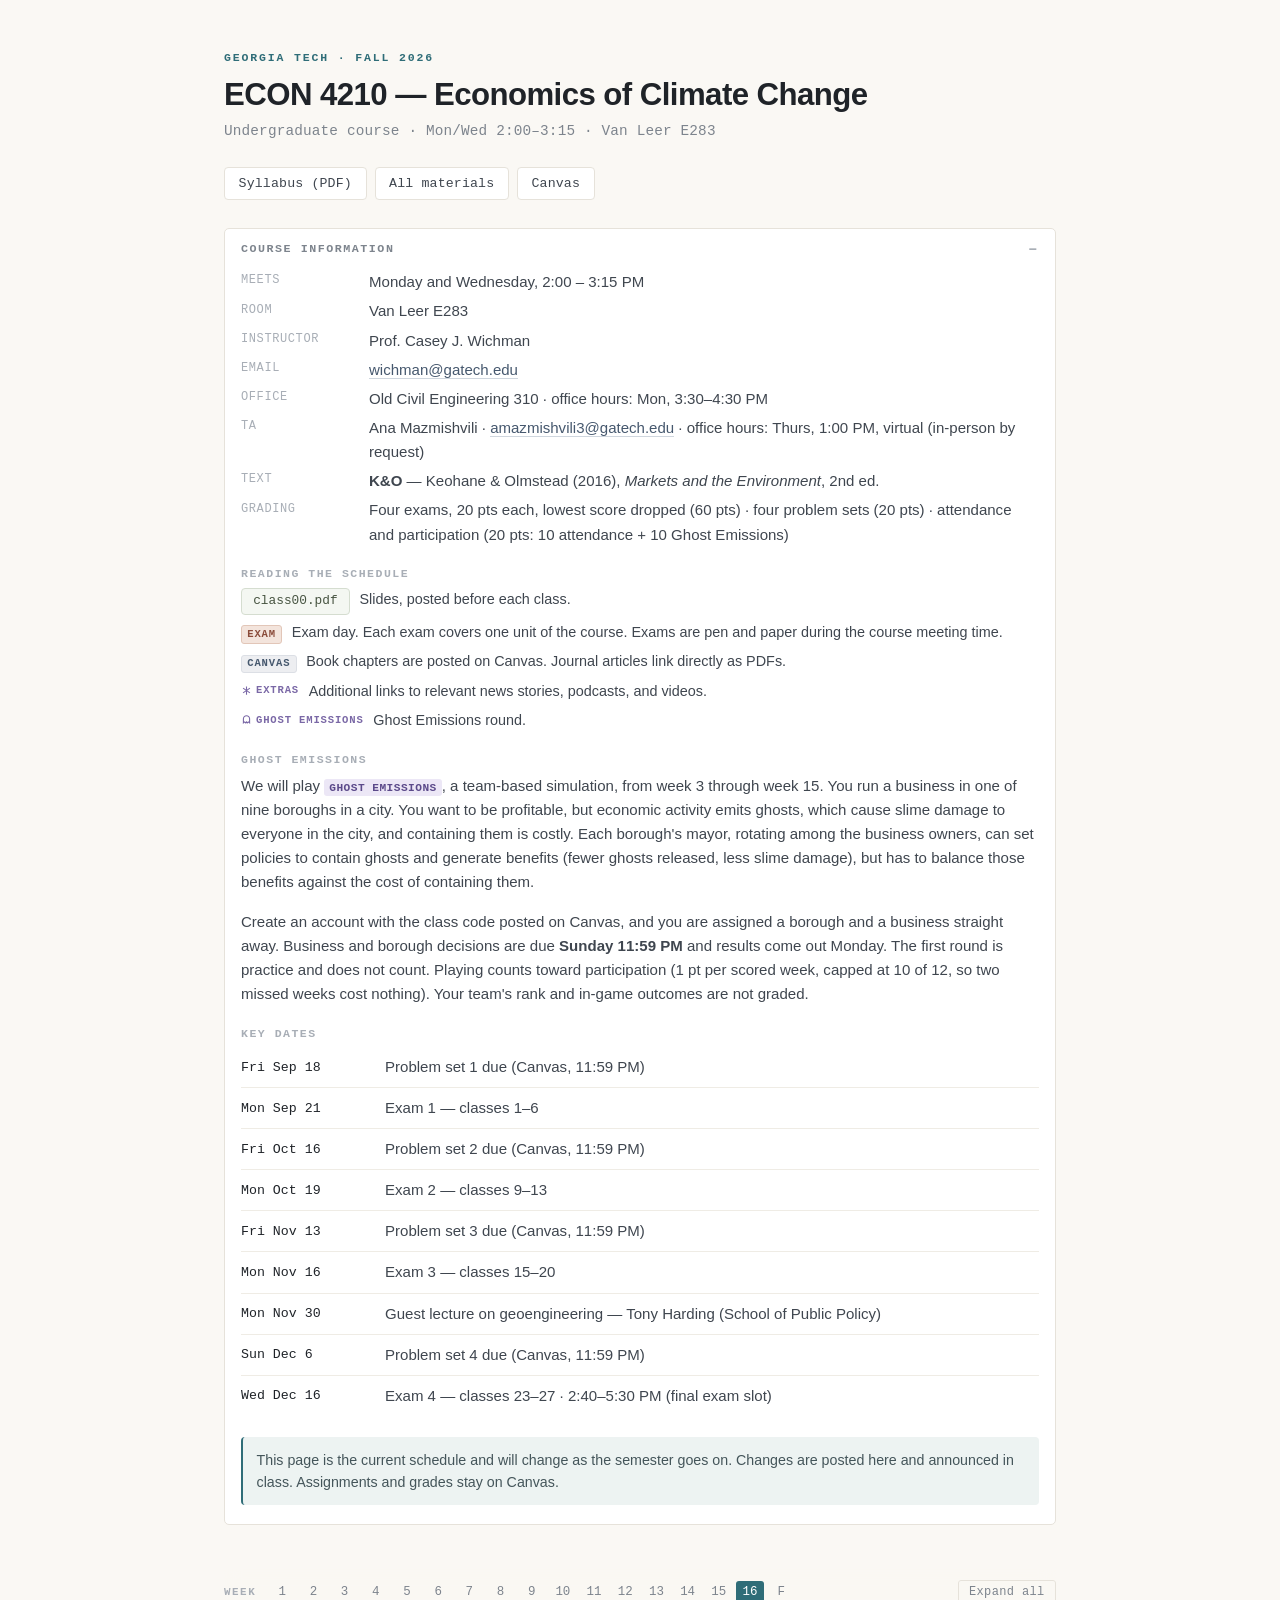
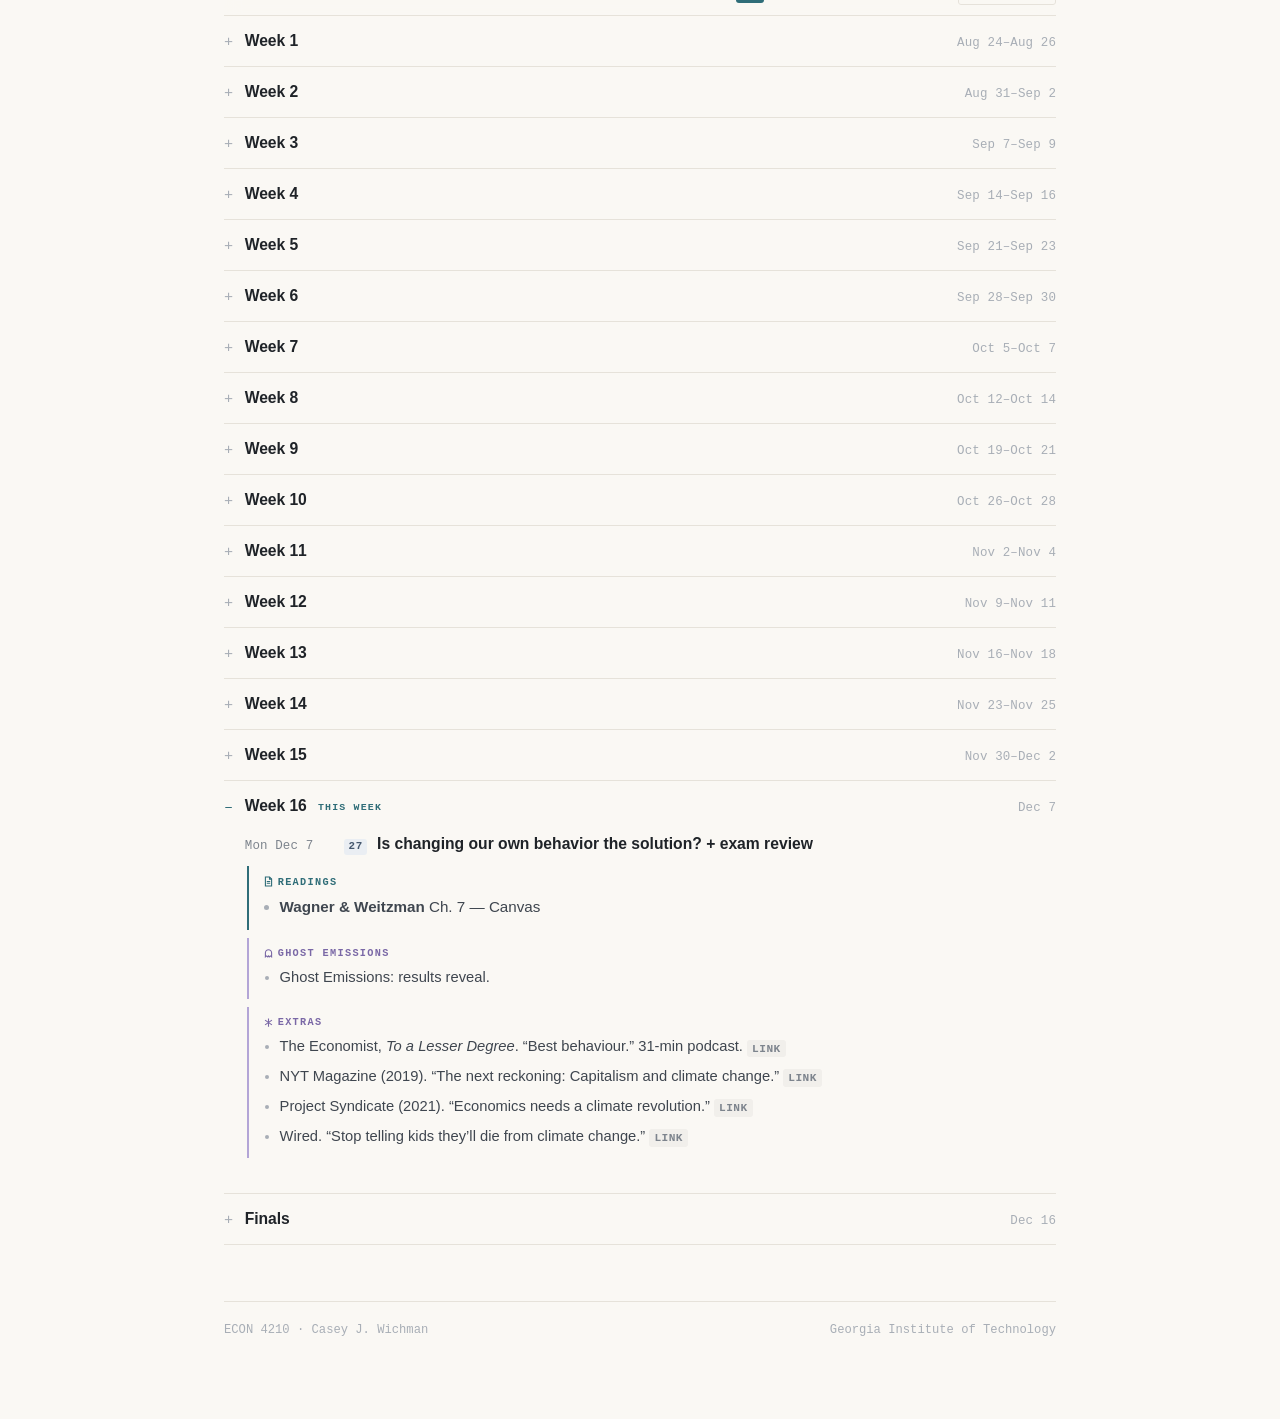
<file: index.html>
<!DOCTYPE html>
<html lang="en">
<head>
<meta charset="utf-8">
<meta name="viewport" content="width=device-width, initial-scale=1">
<title>ECON 4210 — Economics of Climate Change</title>
<meta name="description" content="ECON 4210, Economics of Climate Change. Georgia Institute of Technology, Fall 2026.">
<link rel="stylesheet" href="style.css">
</head>
<body>

<svg width="0" height="0" style="position:absolute" aria-hidden="true">
  <symbol id="i-slides" viewBox="0 0 16 16">
    <rect x="1.5" y="2.5" width="13" height="9" rx="1"/><path d="M8 11.5v2M5.5 13.5h5"/>
  </symbol>
  <symbol id="i-paper" viewBox="0 0 16 16">
    <path d="M3.5 1.5h6l3 3v10h-9z"/><path d="M9.5 1.5v3h3M5.5 8h5M5.5 10.5h5"/>
  </symbol>
  <symbol id="i-extra" viewBox="0 0 16 16">
    <path d="M8 2v12M3 4.5l10 7M13 4.5l-10 7"/>
  </symbol>
  <symbol id="i-app" viewBox="0 0 16 16">
    <rect x="1.5" y="2.5" width="13" height="11" rx="1"/><path d="M4 11l2.5-3 2 2 3.5-4.5"/>
  </symbol>
  <symbol id="i-ghost" viewBox="0 0 16 16">
    <path d="M8 2.5c-2.5 0-4.5 2-4.5 4.5v6l1.8-1.5 1.6 1.5L8 11.5l1.1 1.5 1.6-1.5 1.8 1.5V7c0-2.5-2-4.5-4.5-4.5z"/><path d="M6.3 7h.01M9.7 7h.01"/>
  </symbol>
</svg>

<div class="wrap">

<header>
  <p class="eyebrow">Georgia Tech &middot; Fall 2026</p>
  <h1>ECON 4210 — Economics of Climate Change</h1>
  <p class="sub">Undergraduate course &middot; Mon/Wed 2:00–3:15 &middot; Van Leer E283</p>

  <p class="docs">
    <a href="econ4210_fall2026_syllabus.pdf" target="_blank" rel="noopener">Syllabus (PDF)</a>
    <a href="materials.html" target="_blank" rel="noopener">All materials</a>
    <a href="https://gatech.instructure.com/courses/546640" target="_blank" rel="noopener">Canvas</a>
  </p>
</header>

<details class="info" open>
  <summary>Course information</summary>
  <div class="panel">

    <dl class="facts">
      <dt>Meets</dt>      <dd>Monday and Wednesday, 2:00 – 3:15 PM</dd>
      <dt>Room</dt>       <dd>Van Leer E283</dd>
      <dt>Instructor</dt> <dd>Prof. Casey J. Wichman</dd>
      <dt>Email</dt>      <dd><a href="mailto:wichman@gatech.edu">wichman@gatech.edu</a></dd>
      <dt>Office</dt>     <dd>Old Civil Engineering 310 &middot; office hours: Mon, 3:30&ndash;4:30 PM</dd>
      <dt>TA</dt>         <dd>Ana Mazmishvili &middot; <a href="mailto:amazmishvili3@gatech.edu">amazmishvili3@gatech.edu</a> &middot;
                              office hours: Thurs, 1:00 PM, virtual (in-person by request)</dd>
      <dt>Text</dt>       <dd><strong>K&amp;O</strong> — Keohane &amp; Olmstead (2016),
                              <em>Markets and the Environment</em>, 2nd ed.</dd>
      <dt>Grading</dt>    <dd>Four exams, 20 pts each, lowest score dropped (60 pts) &middot;
                              four problem sets (20 pts) &middot; attendance and participation
                              (20 pts: 10 attendance + 10 Ghost Emissions)</dd>
    </dl>

    <h4>Reading the schedule</h4>
    <ul class="keyed">
      <li><a class="chip" href="#">class00.pdf</a>
          <span>Slides, posted before each class.</span></li>
      <li><span class="badge exam">exam</span>
          <span>Exam day. Each exam covers one unit of the course. Exams are pen and paper during the course meeting time.</span></li>
      <li><a class="badge disc" href="https://gatech.instructure.com/courses/546640" target="_blank" rel="noopener">canvas</a>
          <span>Book chapters are posted on Canvas. Journal articles link directly as PDFs.</span></li>
      <li><span class="tag legend-extras"><svg class="ic"><use href="#i-extra"/></svg>extras</span>
          <span>Additional links to relevant news stories, podcasts, and videos.</span></li>
      <li><a class="tag legend-game" href="https://www.caseyjwichman.com/econ4210/ghost-emissions/" target="_blank" rel="noopener"><svg class="ic"><use href="#i-ghost"/></svg>ghost emissions</a>
          <span>Ghost Emissions round.</span></li>
    </ul>

    <h4>Ghost Emissions</h4>
    <p class="gamenote">
      We will play <a class="ext" href="https://www.caseyjwichman.com/econ4210/ghost-emissions/" target="_blank" rel="noopener">Ghost
      Emissions</a>, a team-based simulation, from week 3 through week 15. You run a business in
      one of nine boroughs in a city. You want to be profitable, but economic activity emits
      ghosts, which cause slime damage to everyone in the city, and containing them is costly.
      Each borough's mayor, rotating among the business owners, can set policies to contain
      ghosts and generate benefits (fewer ghosts released, less slime damage), but has to
      balance those benefits against the cost of containing them.
    </p>
    <p class="gamenote">
      Create an account with the class code posted on Canvas, and you are assigned a borough and
      a business straight away. Business and borough decisions are due <strong>Sunday 11:59
      PM</strong> and results come out Monday. The first round is practice and does not count.
      Playing counts toward participation (1 pt per scored week, capped at 10 of 12, so two
      missed weeks cost nothing). Your team's rank and in-game outcomes are not graded.
    </p>

    <h4>Key dates</h4>
    <table class="deadlines">
      <tr><td>Fri Sep 18</td><td>Problem set 1 due (Canvas, 11:59 PM)</td></tr>
      <tr><td>Mon Sep 21</td><td>Exam 1 — classes 1–6</td></tr>
      <tr><td>Fri Oct 16</td><td>Problem set 2 due (Canvas, 11:59 PM)</td></tr>
      <tr><td>Mon Oct 19</td><td>Exam 2 — classes 9–13</td></tr>
      <tr><td>Fri Nov 13</td><td>Problem set 3 due (Canvas, 11:59 PM)</td></tr>
      <tr><td>Mon Nov 16</td><td>Exam 3 — classes 15–20</td></tr>
      <tr><td>Mon Nov 30</td><td>Guest lecture on geoengineering — Tony Harding (School of Public Policy)</td></tr>
      <tr><td>Sun Dec 6</td><td>Problem set 4 due (Canvas, 11:59 PM)</td></tr>
      <tr><td>Wed Dec 16</td><td>Exam 4 — classes 23–27 · 2:40–5:30 PM (final exam slot)</td></tr>
    </table>

    <p class="notice">
      This page is the current schedule and will change as the semester goes on.
      Changes are posted here and announced in class. Assignments and grades stay
      on Canvas.
    </p>

  </div>
</details>


<nav class="weeknav">
  <span class="lbl">Week</span>
  <a href="#week1">1</a> <a href="#week2">2</a> <a href="#week3">3</a> <a href="#week4">4</a> <a href="#week5">5</a> <a href="#week6">6</a> <a href="#week7">7</a> <a href="#week8">8</a> <a href="#week9">9</a> <a href="#week10">10</a> <a href="#week11">11</a> <a href="#week12">12</a> <a href="#week13">13</a> <a href="#week14">14</a> <a href="#week15">15</a> <a href="#week16">16</a> <a href="#finals">F</a>
  <button id="toggle" type="button">Expand all</button>
</nav>


<details class="week" id="week1" open data-from="2026-08-24" data-to="2026-08-26">
  <summary><span class="wk">Week 1</span><span class="span">Aug 24–Aug 26</span></summary>
  <article class="meeting">
    <h3><time>Mon Aug 24</time><span class="cn">01</span><span class="topic">Overview of the course</span></h3>
    <!-- uncomment when the deck is posted -->
    <div class="bucket slides"><span class="tag"><svg class="ic"><use href="#i-slides"/></svg>slides</span><a class="chip" href="slides/econ4210_class01_web.pdf" target="_blank" rel="noopener">class01.pdf</a></div>
    <div class="bucket reading">
      <span class="tag"><svg class="ic"><use href="#i-paper"/></svg>readings</span>
      <ul>
        <li>Syllabus</li>
      </ul>
    </div>
  </article>
  <article class="meeting">
    <h3><time>Wed Aug 26</time><span class="cn">02</span><span class="topic">What is climate change? Climate science 101</span></h3>
    <div class="bucket slides"><span class="tag"><svg class="ic"><use href="#i-slides"/></svg>slides</span><a class="chip" href="slides/econ4210_class02.pdf" target="_blank" rel="noopener">class02.pdf</a></div>
    <div class="bucket reading">
      <span class="tag"><svg class="ic"><use href="#i-paper"/></svg>readings</span>
      <ul>
        <li>Don Fullerton and Robert Stavins (1998). “How economists see the environment.” <em>Nature</em>. <a class="dl" href="readings/fullerton-1998.pdf" target="_blank" rel="noopener">PDF</a></li>
        <li>Solomon Hsiang and Robert E. Kopp (2018). “An economist's guide to climate change science.” <em>Journal of Economic Perspectives</em>. <a class="dl" href="readings/hsiang-2018.pdf" target="_blank" rel="noopener">PDF</a></li>
        <li><em>[Further reading:]</em> IPCC (2021). AR6 WGI Summary for Policymakers. <a class="ext" href="https://www.ipcc.ch/report/ar6/wg1/downloads/report/IPCC_AR6_WGI_SPM.pdf" target="_blank" rel="noopener">link</a></li>
      </ul>
    </div>
    <div class="bucket extras">
      <span class="tag"><svg class="ic"><use href="#i-extra"/></svg>extras</span>
      <ul>
        <li>Quartz (2016). “A 1912 news article ominously forecasted the catastrophic effects of fossil fuels.” <a class="ext" href="https://qz.com/817354/scientists-have-been-forecasting-that-burning-fossil-fuels-will-cause-climate-change-as-early-as-1882/" target="_blank" rel="noopener">link</a></li>
        <li>XKCD. “A timeline of Earth’s average temperature.” <a class="ext" href="https://xkcd.com/1732/" target="_blank" rel="noopener">link</a></li>
        <li>Scientific American (2015). “Exxon knew about climate change almost 40 years ago.” <a class="ext" href="https://www.scientificamerican.com/article/exxon-knew-about-climate-change-almost-40-years-ago/" target="_blank" rel="noopener">link</a></li>
        <li>NYT interactive (2018). “How much hotter is your hometown than when you were born?” <a class="ext" href="https://www.nytimes.com/interactive/2018/08/30/climate/how-much-hotter-is-your-hometown.html" target="_blank" rel="noopener">link</a></li>
      </ul>
    </div>
  </article>
</details>

<details class="week" id="week2" open data-from="2026-08-31" data-to="2026-09-02">
  <summary><span class="wk">Week 2</span><span class="span">Aug 31–Sep 2</span></summary>
  <article class="meeting">
    <h3><time>Mon Aug 31</time><span class="cn">03</span><span class="topic">How are the climate and the economy linked?</span></h3>
    <!-- uncomment when the deck is posted -->
    <div class="bucket slides"><span class="tag"><svg class="ic"><use href="#i-slides"/></svg>slides</span><a class="chip" href="slides/econ4210_class03.pdf" target="_blank" rel="noopener">class03.pdf</a></div>
    <div class="bucket reading">
      <span class="tag"><svg class="ic"><use href="#i-paper"/></svg>readings</span>
      <ul>
        <li><strong>K&amp;O</strong> Ch. 1 (pp. 1–6) — Canvas</li>
        <li>Thomas Covert, Michael Greenstone, and Christopher R. Knittel (2016). “Will we ever stop using fossil fuels?” <em>Journal of Economic Perspectives</em>. <a class="dl" href="readings/covert-2016.pdf" target="_blank" rel="noopener">PDF</a></li>
        <li><em>[Further reading:]</em> William Nordhaus (2019). “Climate change: The ultimate challenge for economics.” <em>American Economic Review</em> (Nobel lecture). <a class="dl" href="readings/nordhaus-2019.pdf" target="_blank" rel="noopener">PDF</a></li>
      </ul>
    </div>
    <div class="bucket extras">
      <span class="tag"><svg class="ic"><use href="#i-extra"/></svg>extras</span>
      <ul>
        <li>Planet Money (2020). “Negative oil.” 16-min podcast. <a class="ext" href="https://www.npr.org/2020/04/22/842095406/episode-993-negative-oil" target="_blank" rel="noopener">link</a></li>
      </ul>
    </div>
  </article>
  <article class="meeting">
    <h3><time>Wed Sep 2</time><span class="cn">04</span><span class="topic">Why is climate change an economic problem? (I)</span></h3>
    <!-- uncomment when the deck is posted -->
    <div class="bucket slides"><span class="tag"><svg class="ic"><use href="#i-slides"/></svg>slides</span><a class="chip" href="slides/econ4210_class04.pdf" target="_blank" rel="noopener">class04.pdf</a></div>
    <div class="bucket reading">
      <span class="tag"><svg class="ic"><use href="#i-paper"/></svg>readings</span>
      <ul>
        <li><strong>K&amp;O</strong> Chs. 2, 4 &amp; 5 — Canvas</li>
      </ul>
    </div>
  </article>
</details>

<details class="week" id="week3" open data-from="2026-09-07" data-to="2026-09-09">
  <summary><span class="wk">Week 3</span><span class="span">Sep 7–Sep 9</span></summary>
  <article class="meeting off">
    <h3><time>Mon Sep 7</time><span class="off-label">Labor Day – no class</span></h3>
  </article>
  <article class="meeting">
    <h3><time>Wed Sep 9</time><span class="cn">05</span><span class="topic">Why is climate change an economic problem? (II) — the commons and the limits of bargaining</span></h3>
    <!-- TODO (instructor): Coase compressed from a full 2025 lecture to a ~20-minute segment here; merge the old commons deck (slides/econ4210_class_05_extra_commons.key in Dropbox) into class05. Property rights return in class 15/18 via permits. -->
    <!-- uncomment when the deck is posted -->
    <div class="bucket slides"><span class="tag"><svg class="ic"><use href="#i-slides"/></svg>slides</span><a class="chip" href="slides/econ4210_class05.pdf" target="_blank" rel="noopener">class05.pdf</a></div>
    <div class="bucket reading">
      <span class="tag"><svg class="ic"><use href="#i-paper"/></svg>readings</span>
      <ul>
        <li><strong>K&amp;O</strong> Chs. 2, 4 &amp; 5, continued — Canvas</li>
        <li><em>[Further reading:]</em> Michelle Nijhuis (2021). “The miracle of the commons.” <em>aeon</em>. <a class="ext" href="https://aeon.co/essays/the-tragedy-of-the-commons-is-a-false-and-dangerous-myth" target="_blank" rel="noopener">link</a></li>
        <li><em>[Further reading:]</em> Eugene A. Rosa and Thomas Dietz (2012). “Human drivers of national greenhouse-gas emissions.” <em>Nature Climate Change</em>. <a class="dl" href="readings/rosa-2012.pdf" target="_blank" rel="noopener">PDF</a></li>
      </ul>
    </div>
    <div class="bucket game">
      <a class="tag" href="https://www.caseyjwichman.com/econ4210/ghost-emissions/" target="_blank" rel="noopener"><svg class="ic"><use href="#i-ghost"/></svg>ghost emissions</a>
      <ul>
        <li>R0 · Practice — the game opens. Nothing counts this week.</li>
      </ul>
    </div>
  </article>
</details>

<details class="week" id="week4" open data-from="2026-09-14" data-to="2026-09-16">
  <summary><span class="wk">Week 4</span><span class="span">Sep 14–Sep 16</span></summary>
  <article class="meeting">
    <h3><time>Mon Sep 14</time><span class="cn">06</span><span class="topic">What are the costs and benefits of climate policy?</span></h3>
    <div class="bucket slides"><span class="tag"><svg class="ic"><use href="#i-slides"/></svg>slides</span><a class="chip" href="slides/econ4210_class06.pdf" target="_blank" rel="noopener">class06.pdf</a></div>
    <div class="bucket reading">
      <span class="tag"><svg class="ic"><use href="#i-paper"/></svg>readings</span>
      <ul>
        <li><strong>K&amp;O</strong> Ch. 3 — Canvas</li>
        <li>Kenneth J. Arrow et al. (1996). “Is there a role for benefit-cost analysis in environmental, health, and safety regulation?” <em>Science</em>. <a class="dl" href="readings/arrow-1996.pdf" target="_blank" rel="noopener">PDF</a></li>
      </ul>
    </div>
    <div class="bucket game">
      <a class="tag" href="https://www.caseyjwichman.com/econ4210/ghost-emissions/" target="_blank" rel="noopener"><svg class="ic"><use href="#i-ghost"/></svg>ghost emissions</a>
      <ul>
        <li>R1 · Ghosts add up</li>
      </ul>
    </div>
    <div class="bucket extras">
      <span class="tag"><svg class="ic"><use href="#i-extra"/></svg>extras</span>
      <ul>
        <li>New York Times (Feb 2026). EPA repeals the 2009 endangerment finding, the legal basis for federal greenhouse gas regulation. <a class="ext" href="https://www.nytimes.com/2026/02/12/climate/trump-epa-greenhouse-gases-climate-change.html?rsrc=flt&amp;unlocked_article_code=1.BFE.SBnC.v7EdnAMovyMw&amp;smid=em-share" target="_blank" rel="noopener">link</a></li>
        <li>New York Times (Sep 2026). EPA moves to erase greenhouse gas limits on power plants. <a class="ext" href="https://www.nytimes.com/2026/09/13/climate/epa-power-plant-climate-rules.html?rsrc=flt&amp;unlocked_article_code=1.BFE.kVyh.MMhEtkqyQtzX&amp;smid=url-share" target="_blank" rel="noopener">link</a></li>
        <li>Financial Times. “The Climate Game” — make the policy choices and try to reach net zero by 2050. <a class="ext" href="https://ig.ft.com/climate-game/" target="_blank" rel="noopener">link</a></li>
      </ul>
    </div>
  </article>
  <article class="meeting">
    <h3><time>Wed Sep 16</time><span class="topic">Exam 1 review + flex</span></h3>
    <p class="aside">In class. Review for Exam 1 — come with questions.</p>
    <div class="bucket slides"><span class="tag"><svg class="ic"><use href="#i-slides"/></svg>slides</span><a class="chip" href="slides/econ4210_exam1_review.pdf" target="_blank" rel="noopener">exam1_review.pdf</a></div>
  </article>
</details>

<details class="week" id="week5" open data-from="2026-09-21" data-to="2026-09-23">
  <summary><span class="wk">Week 5</span><span class="span">Sep 21–Sep 23</span></summary>
  <article class="meeting">
    <h3><time>Mon Sep 21</time><span class="topic">Exam 1</span><span class="badge exam">exam</span></h3>
    <p class="aside">In class. Covers classes 1–6.</p>
  </article>
  <article class="meeting">
    <h3><time>Wed Sep 23</time><span class="cn">09</span><span class="topic">Should I care about my grandchildren’s future? Discounting</span></h3>
    <!-- TODO (instructor): discounting moved here to open the damages unit (tested on Exam 2, not right before an exam). Fall 2024 note: nobody understands discounting; add in-class Excel examples using the running example economy. -->
    <div class="bucket slides"><span class="tag"><svg class="ic"><use href="#i-slides"/></svg>slides</span><a class="chip" href="slides/econ4210_class09.pdf" target="_blank" rel="noopener">class09.pdf</a></div>
    <div class="bucket reading">
      <span class="tag"><svg class="ic"><use href="#i-paper"/></svg>readings</span>
      <ul>
        <li>Kenneth J. Arrow et al. (2013). “Determining benefits and costs for future generations.” <em>Science</em>. <a class="dl" href="readings/arrow-2013.pdf" target="_blank" rel="noopener">PDF</a></li>
        <li>Lawrence Goulder and Robert Stavins (2002). “An eye on the future.” <em>Nature</em>. <a class="dl" href="readings/goulder-2002.pdf" target="_blank" rel="noopener">PDF</a></li>
      </ul>
    </div>
    <div class="bucket game">
      <a class="tag" href="https://www.caseyjwichman.com/econ4210/ghost-emissions/" target="_blank" rel="noopener"><svg class="ic"><use href="#i-ghost"/></svg>ghost emissions</a>
      <ul>
        <li>R2 · The price of a ghost</li>
      </ul>
    </div>
    <div class="bucket extras">
      <span class="tag"><svg class="ic"><use href="#i-extra"/></svg>extras</span>
      <ul>
        <li>Planet Money (2012). “Putting a price tag on your descendants.” 17-min podcast. <a class="ext" href="https://www.npr.org/sections/money/2012/07/20/157105414/episode-388-putting-a-price-tag-on-your-descendants" target="_blank" rel="noopener">link</a></li>
        <li>Hal Varian (2006). “Recalculating the costs of global climate change.” <em>New York Times</em>. <a class="ext" href="https://www.nytimes.com/2006/12/14/business/14scene.html" target="_blank" rel="noopener">link</a></li>
      </ul>
    </div>
  </article>
</details>

<details class="week" id="week6" open data-from="2026-09-28" data-to="2026-09-30">
  <summary><span class="wk">Week 6</span><span class="span">Sep 28–Sep 30</span></summary>
  <article class="meeting">
    <h3><time>Mon Sep 28</time><span class="cn">10</span><span class="topic">Can we put a price on climate impacts? (I — What is a damage function?)</span></h3>
    <!-- TODO (instructor): damages unit re-sequenced to build toward the SCC (concept, estimation, valuation, then SCC in class 13) instead of opening with the SCC as in 2025. -->
    <div class="bucket slides"><span class="tag"><svg class="ic"><use href="#i-slides"/></svg>slides</span><a class="chip" href="slides/econ4210_class10.pdf" target="_blank" rel="noopener">class10.pdf</a></div>
    <div class="bucket app"><span class="tag"><svg class="ic"><use href="#i-app"/></svg>interactive</span><a class="chip app" href="damage-app/" target="_blank" rel="noopener">How will climate change affect Prof. Wichman&rsquo;s electricity use?</a></div>
    <div class="bucket reading">
      <span class="tag"><svg class="ic"><use href="#i-paper"/></svg>readings</span>
      <ul>
        <li>Maximilian Auffhammer (2018). “Quantifying economic damages from climate change.” <em>Journal of Economic Perspectives</em>. <a class="dl" href="readings/auffhammer-2018.pdf" target="_blank" rel="noopener">PDF</a></li>
        <li>Solomon Hsiang et al. (2017). “Estimating economic damage from climate change in the United States.” <em>Science</em>. <a class="dl" href="readings/hsiang-2017.pdf" target="_blank" rel="noopener">PDF</a></li>
      </ul>
    </div>
    <div class="bucket game">
      <a class="tag" href="https://www.caseyjwichman.com/econ4210/ghost-emissions/" target="_blank" rel="noopener"><svg class="ic"><use href="#i-ghost"/></svg>ghost emissions</a>
      <ul>
        <li>R3 · Patience</li>
      </ul>
    </div>
    <div class="bucket extras">
      <span class="tag"><svg class="ic"><use href="#i-extra"/></svg>extras</span>
      <ul>
        <li>NYT interactive (2024). “The hidden environmental cost of food.” <a class="ext" href="https://www.nytimes.com/interactive/2024/09/19/climate/food-costs-protein-environment.html" target="_blank" rel="noopener">link</a></li>
      </ul>
    </div>
  </article>
  <article class="meeting">
    <h3><time>Wed Sep 30</time><span class="cn">11</span><span class="topic">Can we put a price on climate impacts? (II — Estimating damages and the adaptation gap)</span></h3>
    <!-- TODO (instructor): Deschênes &amp; Greenstone moved here from the 2025 adaptation readings; the Burke-vs-D&amp;G contrast (short-run weather response vs. long-run adaptation) is the teaching point. -->
    <div class="bucket slides"><span class="tag"><svg class="ic"><use href="#i-slides"/></svg>slides</span><a class="chip" href="slides/econ4210_class11.pdf" target="_blank" rel="noopener">class11.pdf</a></div>
    <div class="bucket reading">
      <span class="tag"><svg class="ic"><use href="#i-paper"/></svg>readings</span>
      <ul>
        <li>Marshall Burke, Solomon M. Hsiang, and Edward Miguel (2015). “Global non-linear effect of temperature on economic production.” <em>Nature</em>. <a class="dl" href="readings/burke-2015.pdf" target="_blank" rel="noopener">PDF</a></li>
        <li>Katharine Ricke, Laurent Drouet, Ken Caldeira, and Massimo Tavoni (2018). “Country-level social cost of carbon.” <em>Nature Climate Change</em>. <a class="dl" href="readings/ricke-2018.pdf" target="_blank" rel="noopener">PDF</a></li>
        <li><em>[Further reading:]</em> Wolfram Schlenker and Michael J. Roberts (2009). “Nonlinear temperature effects indicate severe damages to US crop yields under climate change.” <em>Proceedings of the National Academy of Sciences</em>. <a class="dl" href="readings/schlenker-2009.pdf" target="_blank" rel="noopener">PDF</a></li>
        <li><em>[Further reading:]</em> Olivier Deschênes and Michael Greenstone (2011). “Climate change, mortality, and adaptation: Evidence from annual fluctuations in weather in the US.” <em>American Economic Journal: Applied Economics</em>. <a class="dl" href="readings/deschenes-2011.pdf" target="_blank" rel="noopener">PDF</a></li>
        <li><em>[Further reading:]</em> Richard S. J. Tol (2009). “The economic effects of climate change.” <em>Journal of Economic Perspectives</em>. <a class="dl" href="readings/tol-2009.pdf" target="_blank" rel="noopener">PDF</a></li>
      </ul>
    </div>
    <div class="bucket extras">
      <span class="tag"><svg class="ic"><use href="#i-extra"/></svg>extras</span>
      <ul>
        <li>National Geographic (2021). “Can the iconic Georgia peach keep growing in a warming South?” <a class="ext" href="https://www.nationalgeographic.com/environment/article/can-the-iconic-georgia-peach-keep-growing-in-a-warming-south/" target="_blank" rel="noopener">link</a></li>
        <li>Marketplace (2021). “Climate change is going to make buying a home even more expensive.” <a class="ext" href="https://www.marketplace.org/2021/09/28/climate-change-is-going-to-make-buying-a-home-even-more-expensive/" target="_blank" rel="noopener">link</a></li>
        <li>Data and code from the in-class climate-electricity estimation example. <a class="ext" href="https://github.com/cjwichman/electricity_climate_example" target="_blank" rel="noopener">GitHub</a></li>
      </ul>
    </div>
  </article>
</details>

<details class="week" id="week7" open data-from="2026-10-05" data-to="2026-10-07">
  <summary><span class="wk">Week 7</span><span class="span">Oct 5–Oct 7</span></summary>
  <article class="meeting off">
    <h3><time>Mon Oct 5</time><span class="off-label">Fall recess – no class</span></h3>
  </article>
  <article class="meeting">
    <h3><time>Wed Oct 7</time><span class="cn">12</span><span class="topic">Can we put a price on climate impacts? (III — A closer look at climate damages)</span></h3>
    <div class="bucket slides"><span class="tag"><svg class="ic"><use href="#i-slides"/></svg>slides</span><a class="chip" href="slides/econ4210_class12.pdf" target="_blank" rel="noopener">class12.pdf</a></div>
    <div class="bucket reading">
      <span class="tag"><svg class="ic"><use href="#i-paper"/></svg>readings</span>
      <ul>
        <li>Tamma Carleton et al. (2022). “Valuing the global mortality consequences of climate change accounting for adaptation costs and benefits.” <em>Quarterly Journal of Economics</em>. <a class="dl" href="readings/carleton-2022.pdf" target="_blank" rel="noopener">PDF</a></li>
        <li><em>[Further reading:]</em> Alan Barreca, Karen Clay, Olivier Deschenes, Michael Greenstone, and Joseph S. Shapiro (2016). “Adapting to climate change: The remarkable decline in the US temperature-mortality relationship over the twentieth century.” <em>Journal of Political Economy</em>. <a class="dl" href="readings/barreca-2016.pdf" target="_blank" rel="noopener">PDF</a></li>
        <li><em>[Further reading:]</em> <em>American Climate Prospectus</em>, Chs. 5–10. <a class="ext" href="https://rhg.com/wp-content/uploads/2014/10/AmericanClimateProspectus_v1.2.pdf" target="_blank" rel="noopener">link</a></li>
      </ul>
    </div>
    <div class="bucket game">
      <a class="tag" href="https://www.caseyjwichman.com/econ4210/ghost-emissions/" target="_blank" rel="noopener"><svg class="ic"><use href="#i-ghost"/></svg>ghost emissions</a>
      <ul>
        <li>R4 · The Institute revises</li>
      </ul>
    </div>
  </article>
</details>

<details class="week" id="week8" open data-from="2026-10-12" data-to="2026-10-14">
  <summary><span class="wk">Week 8</span><span class="span">Oct 12–Oct 14</span></summary>
  <article class="meeting">
    <h3><time>Mon Oct 12</time><span class="cn">13</span><span class="topic">Can we put a price on climate impacts? (IV — The social cost of carbon, and who bears the damages)</span></h3>
    <!-- TODO (instructor): SCC is now the payoff of the damages unit; equity of damages folded in via Ricke et al. (the standalone 2025 equity lecture is absorbed here). In-class SCC computation with the running example / DICE Excel. -->
    <div class="bucket slides"><span class="tag"><svg class="ic"><use href="#i-slides"/></svg>slides</span><a class="chip" href="slides/econ4210_class13.pdf" target="_blank" rel="noopener">class13.pdf</a></div>
    <div class="bucket reading">
      <span class="tag"><svg class="ic"><use href="#i-paper"/></svg>readings</span>
      <ul>
        <li>“Social Cost of Carbon 101.” Resources for the Future explainer (2019). <a class="ext" href="https://www.rff.org/publications/explainers/social-cost-carbon-101/" target="_blank" rel="noopener">link</a></li>
        <li>Kevin Rennert et al. (2022). “Comprehensive evidence implies a higher social cost of CO2.” <em>Nature</em>. <a class="dl" href="readings/rennert-2022.pdf" target="_blank" rel="noopener">PDF</a></li>
        <li><em>[Further reading:]</em> Tamma Carleton and Michael Greenstone (2022). “A guide to updating the US government’s social cost of carbon.” <em>Review of Environmental Economics and Policy</em>. <a class="dl" href="readings/carleton-greenstone-2022.pdf" target="_blank" rel="noopener">PDF</a></li>
        <li><em>[Further reading:]</em> US EPA (2023). “Report on the social cost of greenhouse gases: Estimates incorporating recent scientific advances.” <a class="ext" href="https://www.epa.gov/system/files/documents/2023-12/epa_scghg_2023_report_final.pdf" target="_blank" rel="noopener">link</a></li>
      </ul>
    </div>
    <div class="bucket game">
      <a class="tag" href="https://www.caseyjwichman.com/econ4210/ghost-emissions/" target="_blank" rel="noopener"><svg class="ic"><use href="#i-ghost"/></svg>ghost emissions</a>
      <ul>
        <li>R5 · The vote</li>
      </ul>
    </div>
    <div class="bucket extras">
      <span class="tag"><svg class="ic"><use href="#i-extra"/></svg>extras</span>
      <ul>
        <li>NYT opinion (2021). “The most important number you’ve never heard of.” <a class="ext" href="https://www.nytimes.com/2021/09/17/opinion/greenhouse-gas-cost.html" target="_blank" rel="noopener">link</a></li>
        <li>Resources Magazine. “The social cost of carbon: Reaching a new estimate.” <a class="ext" href="https://www.resources.org/archives/the-social-cost-of-carbon-reaching-a-new-estimate/" target="_blank" rel="noopener">link</a></li>
        <li>LPE Project. “Climate change, racial justice, and cost-benefit analysis.” <a class="ext" href="https://lpeproject.org/blog/climate-change-racial-justice-and-cost-benefit-analysis/" target="_blank" rel="noopener">link</a></li>
      </ul>
    </div>
  </article>
  <article class="meeting">
    <h3><time>Wed Oct 14</time><span class="topic">Country-level social cost of carbon + Exam 2 review</span></h3>
    <p class="aside">In class. Review for Exam 2 — come with questions.</p>
    <div class="bucket slides"><span class="tag"><svg class="ic"><use href="#i-slides"/></svg>slides</span><a class="chip" href="slides/econ4210_exam2_review.pdf" target="_blank" rel="noopener">exam2_review.pdf</a></div>
    <div class="bucket reading">
      <span class="tag"><svg class="ic"><use href="#i-paper"/></svg>readings</span>
      <ul>
        <li>Katharine Ricke, Laurent Drouet, Ken Caldeira, and Massimo Tavoni (2018). “Country-level social cost of carbon.” <em>Nature Climate Change</em>. <a class="dl" href="readings/ricke-2018.pdf" target="_blank" rel="noopener">PDF</a></li>
      </ul>
    </div>
  </article>
</details>

<details class="week" id="week9" open data-from="2026-10-19" data-to="2026-10-21">
  <summary><span class="wk">Week 9</span><span class="span">Oct 19–Oct 21</span></summary>
  <article class="meeting">
    <h3><time>Mon Oct 19</time><span class="topic">Exam 2</span><span class="badge exam">exam</span></h3>
    <p class="aside">In class. Covers classes 9–13.</p>
  </article>
  <article class="meeting">
    <h3><time>Wed Oct 21</time><span class="cn">15</span><span class="topic">How would an economist solve climate change? (I)</span></h3>
    <div class="bucket slides"><span class="tag"><svg class="ic"><use href="#i-slides"/></svg>slides</span><a class="chip" href="slides/econ4210_class15.pdf" target="_blank" rel="noopener">class15.pdf</a></div>
    <div class="bucket reading">
      <span class="tag"><svg class="ic"><use href="#i-paper"/></svg>readings</span>
      <ul>
        <li><strong>K&amp;O</strong> Ch. 8 — Canvas</li>
      </ul>
    </div>
    <div class="bucket game">
      <a class="tag" href="https://www.caseyjwichman.com/econ4210/ghost-emissions/" target="_blank" rel="noopener"><svg class="ic"><use href="#i-ghost"/></svg>ghost emissions</a>
      <ul>
        <li>R6 · Pick a tool</li>
      </ul>
    </div>
  </article>
</details>

<details class="week" id="week10" open data-from="2026-10-26" data-to="2026-10-28">
  <summary><span class="wk">Week 10</span><span class="span">Oct 26–Oct 28</span></summary>
  <article class="meeting">
    <h3><time>Mon Oct 26</time><span class="cn">16</span><span class="topic">How would an economist solve climate change? (I, continued) + Exam 2 review</span></h3>
    <div class="bucket slides"><span class="tag"><svg class="ic"><use href="#i-slides"/></svg>slides</span><a class="chip" href="slides/econ4210_class16.pdf" target="_blank" rel="noopener">class16.pdf</a></div>
    <div class="bucket reading">
      <span class="tag"><svg class="ic"><use href="#i-paper"/></svg>readings</span>
      <ul>
        <li><strong>K&amp;O</strong> Ch. 8 — Canvas</li>
      </ul>
    </div>
    <div class="bucket game">
      <a class="tag" href="https://www.caseyjwichman.com/econ4210/ghost-emissions/" target="_blank" rel="noopener"><svg class="ic"><use href="#i-ghost"/></svg>ghost emissions</a>
      <ul>
        <li>R7 · Cost shock</li>
      </ul>
    </div>
  </article>
  <article class="meeting">
    <h3><time>Wed Oct 28</time><span class="cn">17</span><span class="topic">How would an economist solve climate change? (II)</span></h3>
    <div class="bucket slides"><span class="tag"><svg class="ic"><use href="#i-slides"/></svg>slides</span><a class="chip" href="slides/econ4210_class17.pdf" target="_blank" rel="noopener">class17.pdf</a></div>
    <div class="bucket reading">
      <span class="tag"><svg class="ic"><use href="#i-paper"/></svg>readings</span>
      <ul>
        <li>“Sell Me Your Climate Bombs.” <em>Planet Money</em> (2020). <a class="ext" href="https://www.npr.org/2020/09/25/917060248/sell-me-your-climate-bombs" target="_blank" rel="noopener">link</a></li>
        <li>Gilbert Metcalf (2020). “How to set a price on carbon pollution.” <em>Scientific American</em>. <a class="dl" href="readings/metcalf-2020.pdf" target="_blank" rel="noopener">PDF</a></li>
        <li><em>[Further reading:]</em> Joseph Stiglitz (2019). “Addressing climate change through price and non-price interventions.” <em>European Economic Review</em>. <a class="dl" href="readings/stiglitz-2019.pdf" target="_blank" rel="noopener">PDF</a></li>
        <li><em>[Further reading:]</em> <strong>K&amp;O</strong> Ch. 9 — Canvas</li>
      </ul>
    </div>
  </article>
</details>

<details class="week" id="week11" open data-from="2026-11-02" data-to="2026-11-04">
  <summary><span class="wk">Week 11</span><span class="span">Nov 2–Nov 4</span></summary>
  <article class="meeting">
    <h3><time>Mon Nov 2</time><span class="cn">18</span><span class="topic">In-class policy game</span></h3>
    <!-- uncomment when the deck is posted -->
    <!-- <div class="bucket slides"><span class="tag"><svg class="ic"><use href="#i-slides"/></svg>slides</span><a class="chip" href="slides/class18.pdf" target="_blank" rel="noopener">class18.pdf</a></div> -->
    <p class="aside">No assigned reading. Instructions provided in class.</p>
  </article>
  <article class="meeting">
    <h3><time>Wed Nov 4</time><span class="cn">19</span><span class="topic">The permits game: what happened?</span></h3>
    <div class="bucket slides"><span class="tag"><svg class="ic"><use href="#i-slides"/></svg>slides</span><a class="chip" href="slides/econ4210_class19.pdf" target="_blank" rel="noopener">class19.pdf</a></div>
    <p class="aside">No assigned reading. Debrief of the in-class policy game, with practice problems.</p>
    <div class="bucket game">
      <a class="tag" href="https://www.caseyjwichman.com/econ4210/ghost-emissions/" target="_blank" rel="noopener"><svg class="ic"><use href="#i-ghost"/></svg>ghost emissions</a>
      <ul>
        <li>R8 · Where does the money go?</li>
      </ul>
    </div>
  </article>
</details>

<details class="week" id="week12" open data-from="2026-11-09" data-to="2026-11-11">
  <summary><span class="wk">Week 12</span><span class="span">Nov 9–Nov 11</span></summary>
  <article class="meeting">
    <h3><time>Mon Nov 9</time><span class="cn">20</span><span class="topic">Who pays for a carbon tax?</span></h3>
    <div class="bucket slides"><span class="tag"><svg class="ic"><use href="#i-slides"/></svg>slides</span><a class="chip" href="slides/econ4210_class20.pdf" target="_blank" rel="noopener">class20.pdf</a></div>
    <div class="bucket reading">
      <span class="tag"><svg class="ic"><use href="#i-paper"/></svg>readings</span>
      <ul>
        <li>William Pizer and Steven Sexton (2019). “The distributional impacts of energy taxes.” <em>Review of Environmental Economics and Policy</em>. <a class="dl" href="readings/pizer-2021.pdf" target="_blank" rel="noopener">PDF</a></li>
        <li><em>[Further reading:]</em> Baoping Shang (2023). “The poverty and distributional impacts of carbon pricing: Channels and policy implications.” <em>Review of Environmental Economics and Policy</em>. <a class="dl" href="readings/shang-2023.pdf" target="_blank" rel="noopener">PDF</a></li>
        <li>Roberton C. Williams III, Hal Gordon, Dallas Burtraw, Jared C. Carbone, and Richard D. Morgenstern (2015). “The initial incidence of a carbon tax across income groups.” <em>National Tax Journal</em>. <a class="dl" href="readings/williams-2015.pdf" target="_blank" rel="noopener">PDF</a></li>
      </ul>
    </div>
    <div class="bucket extras">
      <span class="tag"><svg class="ic"><use href="#i-extra"/></svg>extras</span>
      <ul>
        <li>The Atlantic (2016). “Where the poor spend more than 10 percent of their income on energy.” <a class="ext" href="https://www.theatlantic.com/business/archive/2016/06/energy-poverty-low-income-households/486197/" target="_blank" rel="noopener">link</a></li>
        <li>LA Times (2021). “Poor neighborhoods bear the brunt of extreme heat.” <a class="ext" href="https://www.latimes.com/california/story/2021-10-28/extreme-heat-built-environment-equity" target="_blank" rel="noopener">link</a></li>
      </ul>
    </div>
  </article>
  <article class="meeting">
    <h3><time>Wed Nov 11</time><span class="topic">Exam 3 review</span></h3>
    <p class="aside">In class. Review for Exam 3 — come with questions.</p>
    <div class="bucket slides"><span class="tag"><svg class="ic"><use href="#i-slides"/></svg>slides</span><a class="chip" href="slides/econ4210_exam3_review.pdf" target="_blank" rel="noopener">exam3_review.pdf</a></div>
    <div class="bucket game">
      <a class="tag" href="https://www.caseyjwichman.com/econ4210/ghost-emissions/" target="_blank" rel="noopener"><svg class="ic"><use href="#i-ghost"/></svg>ghost emissions</a>
      <ul>
        <li>R8 debrief · Where does the money go?</li>
        <li>R9 · Better traps</li>
      </ul>
    </div>
  </article>
  <!-- Fall 2026: innovation lecture dropped to make room for the permits game debrief. Original block:
  <article class="meeting">
    <h3><time>Wed Nov 11</time><span class="cn">21</span><span class="topic">How do we cut emissions cheaply? Innovation, learning curves, and second-best policy</span></h3>
    &lt;!-- TODO (instructor): NEW DECK + readings. New lecture closing the syllabus promise on innovation; covers clean-energy cost declines, subsidies vs. taxes, IRA-style industrial policy. Reading candidates: Gillingham &amp; Stock (2018), “The cost of reducing greenhouse gas emissions,” JEP (primary); Bistline et al. (2025) (PDF already in the 7102 website folder); Way et al. (2022) on clean-energy cost forecasts. --&gt;
    &lt;!-- uncomment when the deck is posted --&gt;
    &lt;!-- <div class="bucket slides"><span class="tag"><svg class="ic"><use href="#i-slides"/></svg>slides</span><a class="chip" href="slides/class21.pdf" target="_blank" rel="noopener">class21.pdf</a></div> --&gt;
    <div class="bucket reading">
      <span class="tag"><svg class="ic"><use href="#i-paper"/></svg>readings</span>
      <ul>
        <li>TBD</li>
      </ul>
    </div>
    <div class="bucket game">
      <a class="tag" href="https://www.caseyjwichman.com/econ4210/ghost-emissions/" target="_blank" rel="noopener"><svg class="ic"><use href="#i-ghost"/></svg>ghost emissions</a>
      <ul>
        <li>R9 · Better traps</li>
      </ul>
    </div>
    <div class="bucket extras">
      <span class="tag"><svg class="ic"><use href="#i-extra"/></svg>extras</span>
      <ul>
        <li>The Indicator (2024). “How China became solar royalty.” 9-min podcast. <a class="ext" href="https://www.npr.org/2024/08/27/1197972292/how-china-became-solar-royalty" target="_blank" rel="noopener">link</a></li>
        <li>“The biggest climate bill of your life — but what does it DO!?” Video explainer on the IRA. <a class="ext" href="https://www.youtube.com/watch?v=qw5zzrOpo2s" target="_blank" rel="noopener">link</a></li>
        <li>The Hill (2021). “How to reach 50 percent zero-emission vehicles.” <a class="ext" href="https://thehill.com/opinion/energy-environment/570384-how-to-reach-50-percent-zero-emission-vehicles" target="_blank" rel="noopener">link</a></li>
      </ul>
    </div>
  </article>
  -->
</details>

<details class="week" id="week13" open data-from="2026-11-16" data-to="2026-11-18">
  <summary><span class="wk">Week 13</span><span class="span">Nov 16–Nov 18</span></summary>
  <article class="meeting">
    <h3><time>Mon Nov 16</time><span class="topic">Exam 3</span><span class="badge exam">exam</span></h3>
    <p class="aside">In class. Covers classes 15–20.</p>
  </article>
  <article class="meeting">
    <h3><time>Wed Nov 18</time><span class="cn">23</span><span class="topic">Does behavior undermine climate policy? Rebound effects</span></h3>
    <div class="bucket slides"><span class="tag"><svg class="ic"><use href="#i-slides"/></svg>slides</span><a class="chip" href="slides/econ4210_class23.pdf" target="_blank" rel="noopener">class23.pdf</a></div>
    <div class="bucket reading">
      <span class="tag"><svg class="ic"><use href="#i-paper"/></svg>readings</span>
      <ul>
        <li>Kenneth Gillingham, David Rapson, and Gernot Wagner (2016). “The rebound effect and energy efficiency policy.” <em>Review of Environmental Economics and Policy</em>. <a class="dl" href="readings/gillingham-2015.pdf" target="_blank" rel="noopener">PDF</a></li>
        <li>Kenneth Gillingham, Matthew J. Kotchen, David S. Rapson, and Gernot Wagner (2013). “The rebound effect is overplayed.” <em>Nature</em>. <a class="dl" href="readings/gillingham-2013.pdf" target="_blank" rel="noopener">PDF</a></li>
        <li>David Owen (2010). “The efficiency dilemma.” <em>The New Yorker</em>. <a class="ext" href="https://www.newyorker.com/magazine/2010/12/20/the-efficiency-dilemma" target="_blank" rel="noopener">link</a></li>
      </ul>
    </div>
    <div class="bucket game">
      <a class="tag" href="https://www.caseyjwichman.com/econ4210/ghost-emissions/" target="_blank" rel="noopener"><svg class="ic"><use href="#i-ghost"/></svg>ghost emissions</a>
      <ul>
        <li>R10 · Live with it or fix it?</li>
      </ul>
    </div>
  </article>
  <!-- Fall 2026: adaptation lecture dropped (covered with climate damages, classes 10–12) to make room for an Exam 3 review on Nov 11. Rebound moved here. Original block:
  <article class="meeting">
    <h3><time>Wed Nov 18</time><span class="cn">23</span><span class="topic">Can’t we just live with climate change? Adaptation</span></h3>
    &lt;!-- TODO (instructor): adaptation moved from the policy unit into unit 4; Deschênes &amp; Greenstone moved to class 11. --&gt;
    &lt;!-- uncomment when the deck is posted --&gt;
    &lt;!-- <div class="bucket slides"><span class="tag"><svg class="ic"><use href="#i-slides"/></svg>slides</span><a class="chip" href="slides/class23.pdf" target="_blank" rel="noopener">class23.pdf</a></div> --&gt;
    <div class="bucket reading">
      <span class="tag"><svg class="ic"><use href="#i-paper"/></svg>readings</span>
      <ul>
        <li>Marshall Burke et al. (2024). “Are we adapting to climate change?” <em>NBER Working Paper 32985</em>. <a class="dl" href="readings/burke-2024.pdf" target="_blank" rel="noopener">PDF</a> <a class="ext" href="https://www.nber.org/papers/w32985" target="_blank" rel="noopener">link</a></li>
        <li><em>[Further reading:]</em> Cristina Cattaneo et al. (2019). “Human migration in the era of climate change.” <em>Review of Environmental Economics and Policy</em>. <a class="dl" href="readings/cattaneo-2019.pdf" target="_blank" rel="noopener">PDF</a></li>
      </ul>
    </div>
    <div class="bucket game">
      <a class="tag" href="https://www.caseyjwichman.com/econ4210/ghost-emissions/" target="_blank" rel="noopener"><svg class="ic"><use href="#i-ghost"/></svg>ghost emissions</a>
      <ul>
        <li>R10 · Live with it or fix it?</li>
      </ul>
    </div>
    <div class="bucket extras">
      <span class="tag"><svg class="ic"><use href="#i-extra"/></svg>extras</span>
      <ul>
        <li>NRDC. “Climate adaptation 101.” <a class="ext" href="https://www.nrdc.org/stories/climate-adaptation-101" target="_blank" rel="noopener">link</a></li>
        <li>NYT (2021). “The cost of insuring expensive waterfront homes is about to skyrocket.” <a class="ext" href="https://www.nytimes.com/2021/09/24/climate/federal-flood-insurance-cost.html" target="_blank" rel="noopener">link</a></li>
      </ul>
    </div>
  </article>
  -->
</details>

<details class="week" id="week14" open data-from="2026-11-23" data-to="2026-11-25">
  <summary><span class="wk">Week 14</span><span class="span">Nov 23–Nov 25</span></summary>
  <article class="meeting">
    <h3><time>Mon Nov 23</time><span class="cn">24</span><span class="topic">What don’t we know? Uncertainty, insurance, and fat tails</span></h3>
    <!-- Fall 2026: the two 2025 uncertainty lectures merged into econ4210_class24.pptx. The asset-beta slides were replaced with an insurance and correlated-risk section. Tipping-point slides cut (Dietz et al. kept as further reading). -->
    <div class="bucket slides"><span class="tag"><svg class="ic"><use href="#i-slides"/></svg>slides</span><a class="chip" href="slides/econ4210_class24.pdf" target="_blank" rel="noopener">class24.pdf</a></div>
    <div class="bucket reading">
      <span class="tag"><svg class="ic"><use href="#i-paper"/></svg>readings</span>
      <ul>
        <li><strong>Wagner &amp; Weitzman</strong> Ch. 3 — Canvas</li>
        <li>Martin Weitzman (2014). “Fat tails and the social cost of carbon.” <em>American Economic Review, Papers &amp; Proceedings</em>. <a class="dl" href="readings/weitzman-2014.pdf" target="_blank" rel="noopener">PDF</a></li>
        <li><em>[Further reading:]</em> Simon Dietz, James Rising, Thomas Stoerk, and Gernot Wagner (2021). “Economic impacts of tipping points in the climate system.” <em>Proceedings of the National Academy of Sciences</em>. <a class="dl" href="readings/dietz-2021.pdf" target="_blank" rel="noopener">PDF</a></li>
        <li><em>[Further reading:]</em> Geoffrey Heal (2017). “The economics of the climate.” <em>Journal of Economic Literature</em>. <a class="dl" href="readings/heal-2017.pdf" target="_blank" rel="noopener">PDF</a></li>
        <li><em>[Further reading:]</em> Wallace Broecker (1987). “Unpleasant surprises in the greenhouse?” <em>Nature</em>. <a class="dl" href="readings/broecker-1987.pdf" target="_blank" rel="noopener">PDF</a></li>
        <li><em>[Further reading:]</em> Robert S. Pindyck (2013). “Climate change policy: What do the models tell us?” <em>Journal of Economic Literature</em>. <a class="dl" href="readings/pindyck-2013.pdf" target="_blank" rel="noopener">PDF</a></li>
      </ul>
    </div>
    <div class="bucket extras">
      <span class="tag"><svg class="ic"><use href="#i-extra"/></svg>extras</span>
      <ul>
        <li>Planet Money (2026). “Are wildfires making the future uninsurable?” 41-min podcast on correlated risk and California home insurance. <a class="ext" href="https://www.npr.org/2026/11/13/nx-s1-6040434/california-wildfires-home-insurance" target="_blank" rel="noopener">link</a></li>
        <li>NYT (2021). “The cost of insuring expensive waterfront homes is about to skyrocket.” <a class="ext" href="https://www.nytimes.com/2021/09/24/climate/federal-flood-insurance-cost.html" target="_blank" rel="noopener">link</a></li>
        <li>NYT Magazine (2019). “The problem with putting a price on the end of the world.” <a class="ext" href="https://www.nytimes.com/interactive/2019/04/09/magazine/climate-change-politics-economics.html" target="_blank" rel="noopener">link</a></li>
      </ul>
    </div>
  </article>
  <article class="meeting off">
    <h3><time>Wed Nov 25</time><span class="off-label">Thanksgiving break – no class</span></h3>
  </article>
</details>

<details class="week" id="week15" open data-from="2026-11-30" data-to="2026-12-02">
  <summary><span class="wk">Week 15</span><span class="span">Nov 30–Dec 2</span></summary>
  <article class="meeting">
    <h3><time>Mon Nov 30</time><span class="cn">25</span><span class="topic">Can we fix climate change with this weird trick? Geoengineering and offsets</span><span class="badge guest">guest lecture</span></h3>
    <p class="aside">Guest lecture: <a class="ext" href="https://www.anthonyharding.org/" target="_blank" rel="noopener">Tony Harding</a>, Jimmy and Rosalynn Carter School of Public Policy, Georgia Tech.</p>
    <!-- uncomment when the deck is posted -->
    <!-- <div class="bucket slides"><span class="tag"><svg class="ic"><use href="#i-slides"/></svg>slides</span><a class="chip" href="slides/class25.pdf" target="_blank" rel="noopener">class25.pdf</a></div> -->
    <div class="bucket reading">
      <span class="tag"><svg class="ic"><use href="#i-paper"/></svg>readings</span>
      <ul>
        <li><strong>Wagner &amp; Weitzman</strong> Chs. 5 &amp; 6 — Canvas</li>
        <li><em>[Further reading:]</em> Garth Heutel, Juan Moreno-Cruz, and Katharine Ricke (2016). “Climate engineering economics.” <em>Annual Review of Resource Economics</em>. <a class="dl" href="readings/heutel-2016.pdf" target="_blank" rel="noopener">PDF</a></li>
        <li><em>[Further reading:]</em> Todd Sandler (2018). “Collective action and geoengineering.” <em>The Review of International Organizations</em>. <a class="dl" href="readings/sandler-2018.pdf" target="_blank" rel="noopener">PDF</a></li>
      </ul>
    </div>
    <div class="bucket game">
      <a class="tag" href="https://www.caseyjwichman.com/econ4210/ghost-emissions/" target="_blank" rel="noopener"><svg class="ic"><use href="#i-ghost"/></svg>ghost emissions</a>
      <ul>
        <li>R11 · The Dimmer</li>
      </ul>
    </div>
    <div class="bucket extras">
      <span class="tag"><svg class="ic"><use href="#i-extra"/></svg>extras</span>
      <ul>
        <li>Radiolab. “Smog cloud silver lining.” Podcast. <a class="ext" href="https://radiolab.org/podcast/smog-cloud-silver-lining" target="_blank" rel="noopener">link</a></li>
        <li>Last Week Tonight with John Oliver (2022). “Carbon offsets.” 23-min video. <a class="ext" href="https://www.youtube.com/watch?v=6p8zAbFKpW0" target="_blank" rel="noopener">link</a></li>
        <li>GQ. “This questionable billionaire-backed climate change plan is straight out of a Simpsons episode.” <a class="ext" href="https://www.gq.com/story/climate-change-geoengineering" target="_blank" rel="noopener">link</a></li>
      </ul>
    </div>
  </article>
  <article class="meeting">
    <h3><time>Wed Dec 2</time><span class="cn">26</span><span class="topic">Can we address climate change on our own? International cooperation</span></h3>
    <!-- uncomment when the deck is posted -->
    <!-- <div class="bucket slides"><span class="tag"><svg class="ic"><use href="#i-slides"/></svg>slides</span><a class="chip" href="slides/class26.pdf" target="_blank" rel="noopener">class26.pdf</a></div> -->
    <div class="bucket reading">
      <span class="tag"><svg class="ic"><use href="#i-paper"/></svg>readings</span>
      <ul>
        <li>Kimberly Clausing and Catherine Wolfram (2023). “Carbon border adjustments, climate clubs, and subsidy races when climate policies vary.” <em>Journal of Economic Perspectives</em>. <a class="dl" href="readings/clausing-2023.pdf" target="_blank" rel="noopener">PDF</a></li>
        <li><em>[Further reading:]</em> William Nordhaus (2015). “Climate clubs: Overcoming free-riding in international climate policy.” <em>American Economic Review</em>. <a class="dl" href="readings/nordhaus-2015.pdf" target="_blank" rel="noopener">PDF</a></li>
      </ul>
    </div>
    <div class="bucket game">
      <a class="tag" href="https://www.caseyjwichman.com/econ4210/ghost-emissions/" target="_blank" rel="noopener"><svg class="ic"><use href="#i-ghost"/></svg>ghost emissions</a>
      <ul>
        <li>R12 · The Accord</li>
        <li>The Council: in-class treaty vote.</li>
      </ul>
    </div>
    <div class="bucket extras">
      <span class="tag"><svg class="ic"><use href="#i-extra"/></svg>extras</span>
      <ul>
        <li>Planet Money (2022). “COP-out: who’s liable for climate change destruction?” 9-min podcast. <a class="ext" href="https://www.npr.org/2022/11/08/1135217908/cop-out-whos-liable-for-climate-change-destruction" target="_blank" rel="noopener">link</a></li>
        <li>NYT (2025). “China for first time promises to reduce its greenhouse gas emissions.” <a class="ext" href="https://www.nytimes.com/2025/09/24/climate/china-emissions-targets-paris.html" target="_blank" rel="noopener">link</a></li>
        <li>NYT interactive (2025). “10 years after a breakthrough climate pact, here’s where we are.” <a class="ext" href="https://www.nytimes.com/interactive/2025/11/07/climate/paris-agreement-climate.html" target="_blank" rel="noopener">link</a></li>
      </ul>
    </div>
  </article>
</details>

<details class="week" id="week16" open data-from="2026-12-07" data-to="2026-12-07">
  <summary><span class="wk">Week 16</span><span class="span">Dec 7</span></summary>
  <article class="meeting">
    <h3><time>Mon Dec 7</time><span class="cn">27</span><span class="topic">Is changing our own behavior the solution? + exam review</span></h3>
    <!-- TODO (instructor): doubles as Exam 4 review — unit 4 has no spillover slot in this layout; if a class is lost, cut or merge within unit 4. -->
    <!-- uncomment when the deck is posted -->
    <!-- <div class="bucket slides"><span class="tag"><svg class="ic"><use href="#i-slides"/></svg>slides</span><a class="chip" href="slides/class27.pdf" target="_blank" rel="noopener">class27.pdf</a></div> -->
    <div class="bucket reading">
      <span class="tag"><svg class="ic"><use href="#i-paper"/></svg>readings</span>
      <ul>
        <li><strong>Wagner &amp; Weitzman</strong> Ch. 7 — Canvas</li>
      </ul>
    </div>
    <div class="bucket game">
      <a class="tag" href="https://www.caseyjwichman.com/econ4210/ghost-emissions/" target="_blank" rel="noopener"><svg class="ic"><use href="#i-ghost"/></svg>ghost emissions</a>
      <ul>
        <li>Ghost Emissions: results reveal.</li>
      </ul>
    </div>
    <div class="bucket extras">
      <span class="tag"><svg class="ic"><use href="#i-extra"/></svg>extras</span>
      <ul>
        <li>The Economist, <em>To a Lesser Degree</em>. “Best behaviour.” 31-min podcast. <a class="ext" href="https://play.acast.com/s/a2466097-64ef-4550-b53b-24d082145a43/adb8bf4f-a10c-473c-bb4d-03595bbc4ac9" target="_blank" rel="noopener">link</a></li>
        <li>NYT Magazine (2019). “The next reckoning: Capitalism and climate change.” <a class="ext" href="https://www.nytimes.com/interactive/2019/04/09/magazine/climate-change-capitalism.html" target="_blank" rel="noopener">link</a></li>
        <li>Project Syndicate (2021). “Economics needs a climate revolution.” <a class="ext" href="https://www.project-syndicate.org/commentary/neoclassical-economics-fails-with-climate-change-by-tom-brookes-and-gernot-wagner-2021-06" target="_blank" rel="noopener">link</a></li>
        <li>Wired. “Stop telling kids they’ll die from climate change.” <a class="ext" href="https://www.wired.com/story/stop-telling-kids-theyll-die-from-climate-change/" target="_blank" rel="noopener">link</a></li>
      </ul>
    </div>
  </article>
</details>

<details class="week" id="finals" open data-from="2026-12-10" data-to="2026-12-16">
  <summary><span class="wk">Finals</span><span class="span">Dec 16</span></summary>
  <article class="meeting">
    <h3><time>Wed Dec 16</time><span class="topic">Exam 4</span><span class="badge exam">exam</span></h3>
    <p class="aside">2:40–5:30 PM, Van Leer E283 (the registrar's final exam slot for this class). Covers classes 23–27; same length and format as the other exams, not cumulative.</p>
  </article>
</details>

<footer>
  <span>ECON 4210 &middot; Casey J. Wichman</span>
  <span>Georgia Institute of Technology</span>
</footer>

</div>

<script>
/* Progressive enhancement.

   Every week carries `open` in the markup, so with scripting disabled the
   whole schedule is visible. This closes everything except the week that
   contains today's date, marks it in the nav, and scrolls to it.

   Each week's span comes from its own data-from / data-to attributes, so the
   behaviour follows the schedule automatically and needs no maintenance. */
(function () {
  var weeks = Array.prototype.slice.call(document.querySelectorAll('.week'));
  if (!weeks.length) { return; }

  var d = new Date();
  var today = d.getFullYear() + '-' +
              String(d.getMonth() + 1).padStart(2, '0') + '-' +
              String(d.getDate()).padStart(2, '0');

  var current = weeks.filter(function (w) {
    return w.dataset.from <= today && today <= w.dataset.to;
  })[0];

  // Between meetings, or outside the term: the next week that has not
  // finished, otherwise the last one.
  if (!current) {
    current = weeks.filter(function (w) { return w.dataset.to >= today; })[0]
              || weeks[weeks.length - 1];
  }

  weeks.forEach(function (w) { w.open = (w === current); });
  current.dataset.current = '';

  var navlink = document.querySelector('.weeknav a[href="#' + current.id + '"]');
  if (navlink) { navlink.classList.add('now'); }

  // A hash in the URL wins over the date.
  if (location.hash) {
    var target = document.querySelector(location.hash);
    if (target && target.classList.contains('week')) { target.open = true; }
  } else if (weeks.indexOf(current) > 0) {
    current.scrollIntoView({ block: 'start' });
    window.scrollBy(0, -70);
  }

  document.querySelectorAll('.weeknav a').forEach(function (a) {
    a.addEventListener('click', function () {
      var t = document.querySelector(a.getAttribute('href'));
      if (t) { t.open = true; }
    });
  });

  var btn = document.getElementById('toggle');
  btn.addEventListener('click', function () {
    var expand = btn.textContent === 'Expand all';
    weeks.forEach(function (w) { w.open = expand; });
    btn.textContent = expand ? 'Collapse all' : 'Expand all';
  });
})();
</script>

</body>
</html>
</file>
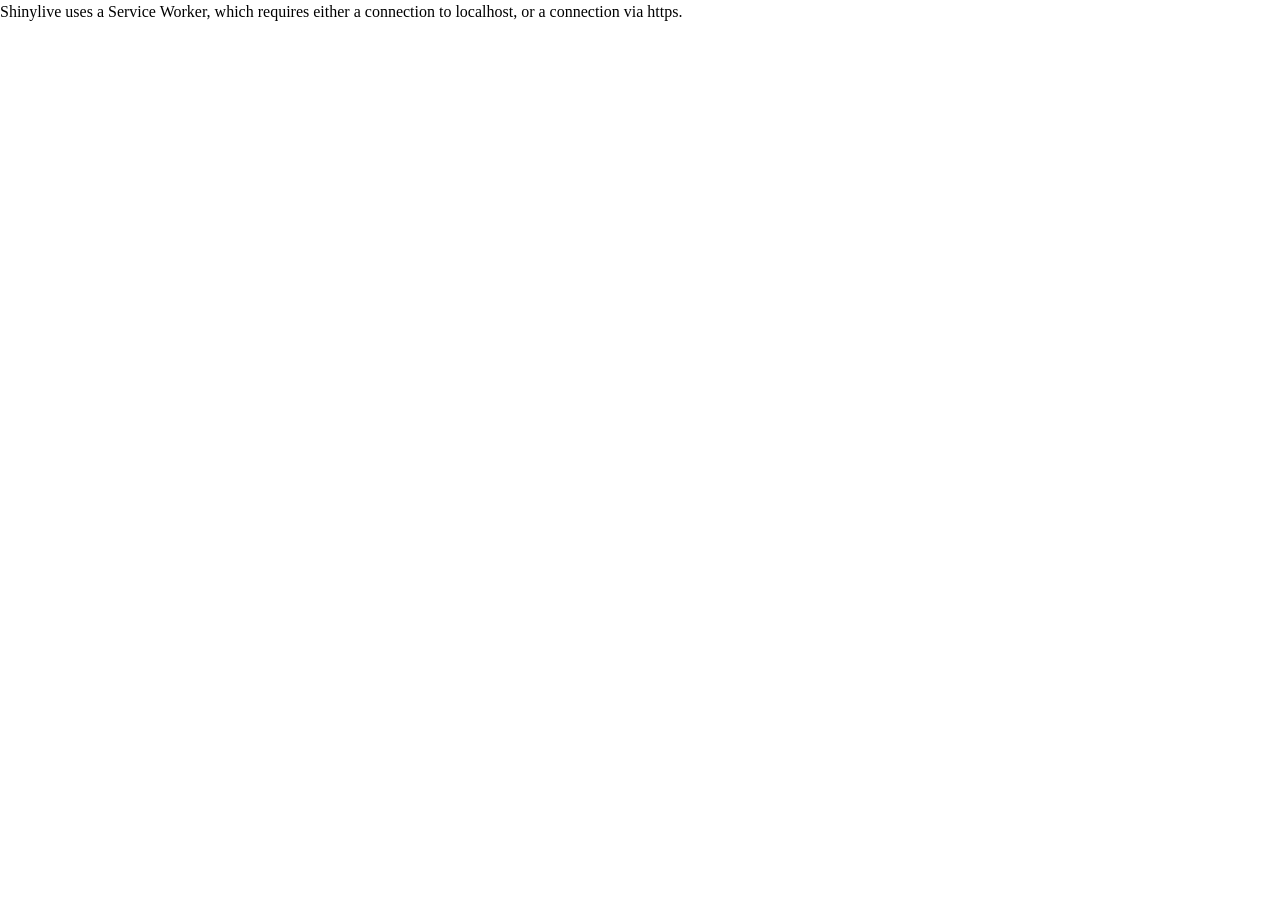
<file: damage-app/index.html>
<!doctype html>
<html lang="en">
  <head>
    <meta charset="UTF-8" />
    <meta name="viewport" content="width=device-width, initial-scale=1.0" />
    <title>Shiny App</title>
    <script
      src="./shinylive/load-shinylive-sw.js"
      type="module"
    ></script>
    <script type="module">
      import { runExportedApp } from "./shinylive/shinylive.js";
      runExportedApp({
        id: "root",
        appEngine: "r",
        relPath: "",
      });
    </script>
    <link rel="stylesheet" href="./shinylive/style-resets.css" />
    <link rel="stylesheet" href="./shinylive/shinylive.css" />
    
  </head>
  <body>
    
    <div style="height: 100vh; width: 100vw" id="root"></div>
    
  </body>
</html>
</file>
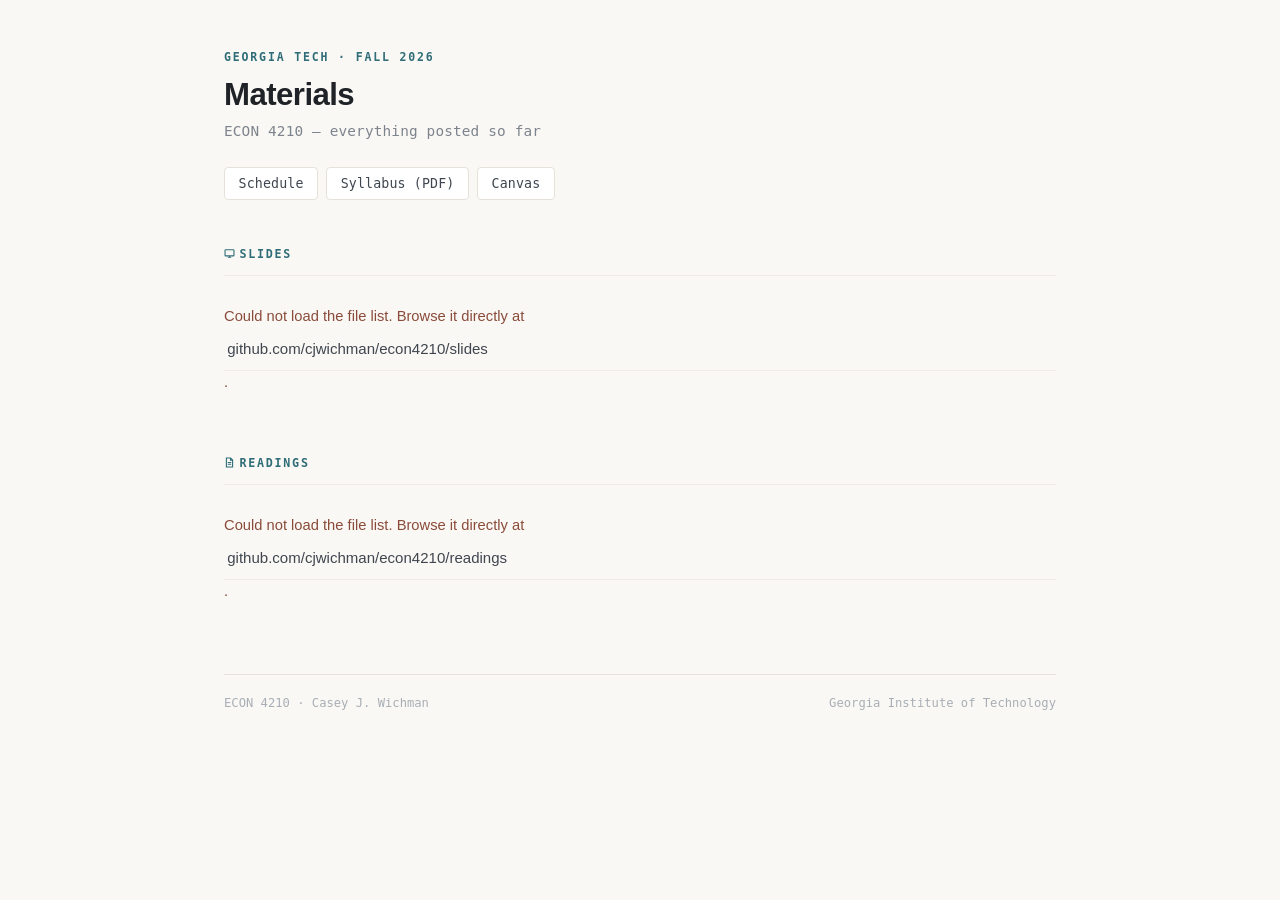
<file: materials.html>
<!DOCTYPE html>
<html lang="en">
<head>
<meta charset="utf-8">
<meta name="viewport" content="width=device-width, initial-scale=1">
<title>Materials — ECON 4210</title>
<meta name="description" content="All slides and readings posted for ECON 4210, Fall 2026.">
<meta name="robots" content="noindex">
<link rel="stylesheet" href="style.css">
</head>
<body>

<svg width="0" height="0" style="position:absolute" aria-hidden="true">
  <symbol id="i-slides" viewBox="0 0 16 16">
    <rect x="1.5" y="2.5" width="13" height="9" rx="1"/><path d="M8 11.5v2M5.5 13.5h5"/>
  </symbol>
  <symbol id="i-paper" viewBox="0 0 16 16">
    <path d="M3.5 1.5h6l3 3v10h-9z"/><path d="M9.5 1.5v3h3M5.5 8h5M5.5 10.5h5"/>
  </symbol>
</svg>

<div class="wrap">

<header>
  <p class="eyebrow">Georgia Tech &middot; Fall 2026</p>
  <h1>Materials</h1>
  <p class="sub">ECON 4210 — everything posted so far</p>
  <p class="docs">
    <a href="index.html">Schedule</a>
    <a href="econ4210_fall2026_syllabus.pdf" target="_blank" rel="noopener">Syllabus (PDF)</a>
    <a href="https://gatech.instructure.com/courses/546640" target="_blank" rel="noopener">Canvas</a>
  </p>
</header>

<h2 id="h-slides">
  <svg class="ic"><use href="#i-slides"/></svg>Slides<span class="count" id="n-slides"></span>
</h2>
<div class="filelist" id="slides"><p class="status">Loading…</p></div>

<h2 id="h-readings">
  <svg class="ic"><use href="#i-paper"/></svg>Readings<span class="count" id="n-readings"></span>
</h2>
<div class="filelist" id="readings"><p class="status">Loading…</p></div>

<footer>
  <span>ECON 4210 &middot; Casey J. Wichman</span>
  <span>Georgia Institute of Technology</span>
</footer>

</div>

<script>
/* This page lists whatever is actually in slides/ and readings/, read from the
   GitHub contents API at load time. Nothing here is hand-maintained, so the
   listing cannot drift from the repository.

   If the repository is ever renamed, change REPO. */
var REPO = 'cjwichman/econ4210';

function size(bytes) {
  return bytes >= 1048576 ? (bytes / 1048576).toFixed(1) + ' MB'
                          : Math.round(bytes / 1024) + ' KB';
}

function render(folder, boxId, countId) {
  var box = document.getElementById(boxId);
  var count = document.getElementById(countId);

  fetch('https://api.github.com/repos/' + REPO + '/contents/' + folder)
    .then(function (r) {
      if (!r.ok) { throw new Error(r.status); }
      return r.json();
    })
    .then(function (items) {
      var files = items
        .filter(function (f) { return f.type === 'file' && /\.pdf$/i.test(f.name); })
        .sort(function (a, b) { return a.name.localeCompare(b.name); });

      if (!files.length) {
        box.innerHTML = '<p class="status">Nothing posted yet.</p>';
        return;
      }

      box.innerHTML = files.map(function (f) {
        return '<a href="' + folder + '/' + f.name + '" target="_blank" rel="noopener">'
             + '<span class="fn">' + f.name + '</span>'
             + '<span class="sz">' + size(f.size) + '</span></a>';
      }).join('');

      count.textContent = files.length + ' file' + (files.length === 1 ? '' : 's');
    })
    .catch(function () {
      box.innerHTML = '<p class="status err">Could not load the file list. '
        + 'Browse it directly at <a target="_blank" rel="noopener" href="https://github.com/' + REPO
        + '/tree/main/' + folder + '">github.com/' + REPO + '/' + folder + '</a>.</p>';
    });
}

render('slides', 'slides', 'n-slides');
render('readings', 'readings', 'n-readings');
</script>

</body>
</html>
</file>
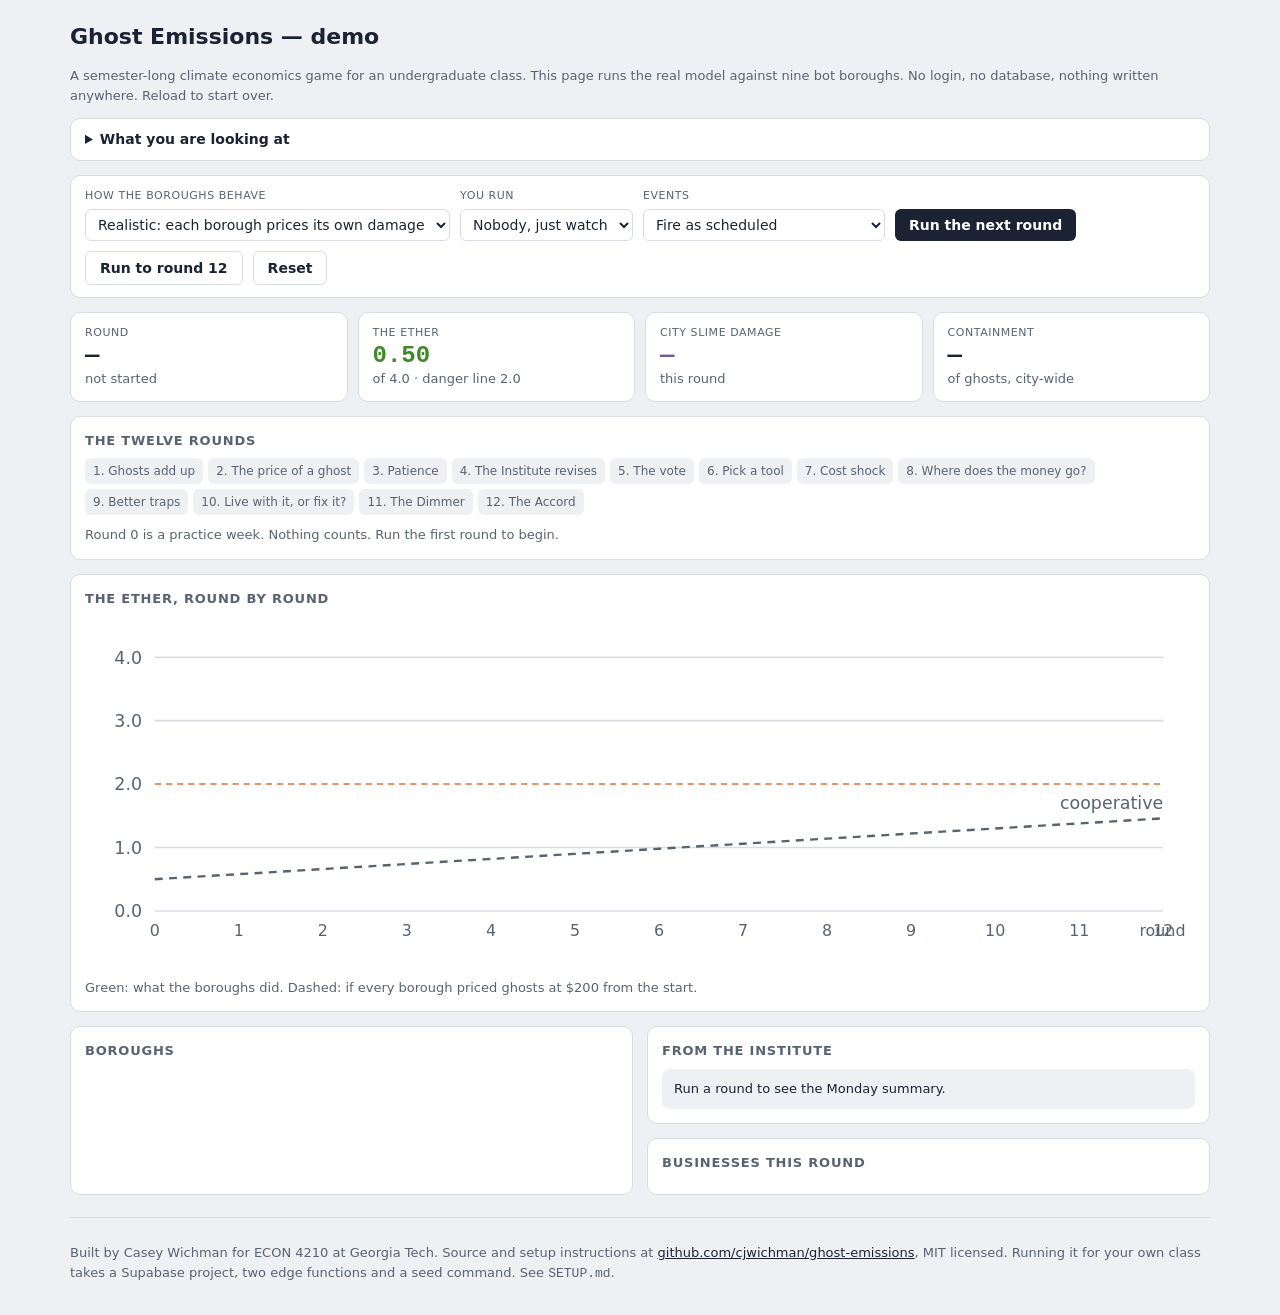
<file: ghost-emissions/demo.html>
<!DOCTYPE html>
<html lang="en">
<head>
<meta charset="utf-8">
<meta name="viewport" content="width=device-width, initial-scale=1">
<title>Ghost Emissions — demo</title>
<meta name="description" content="A semester-long climate economics game for an undergraduate class. This page runs the whole thing against nine bot boroughs, twelve rounds, no login.">
<meta property="og:title" content="Ghost Emissions — a climate economics game">
<meta property="og:description" content="Twelve weeks of emissions, damages, policy tools and a treaty vote, played by teams of students. This page runs the whole arc against bots in about a minute.">
<meta property="og:type" content="website">
<style>
:root{--fog:#EEF0F3;--paper:#fff;--ink:#1B2233;--ink2:#5A6272;--line:#D8DCE2;--ecto:#6CC24A;--ecto-deep:#3F8A29;--ecto-soft:#E6F5DF;--ember:#E0713C;--haunt:#6E5A9E;--ok:#3F8F5A;--body:system-ui,-apple-system,'Helvetica Neue',sans-serif;--mono:ui-monospace,'SF Mono',Menlo,monospace}
*{box-sizing:border-box}
body{margin:0;background:var(--fog);color:var(--ink);font:15px/1.5 var(--body)}
.wrap{max-width:1180px;margin:0 auto;padding:20px}
h1{font-size:22px;margin:0 0 2px}
h2{font-size:16px;margin:0 0 10px}
h3{font-size:13px;text-transform:uppercase;letter-spacing:.06em;color:var(--ink2);margin:0 0 8px}
.small{font-size:13px;color:var(--ink2)}
.bar{display:flex;gap:10px;align-items:flex-end;flex-wrap:wrap;background:var(--paper);border:1px solid var(--line);border-radius:10px;padding:12px 14px;margin-bottom:14px}
.bar .grp{display:flex;flex-direction:column;gap:4px}
label.lab{font-size:11px;text-transform:uppercase;letter-spacing:.05em;color:var(--ink2)}
select,input[type=number]{font:14px var(--body);padding:6px 8px;border:1px solid var(--line);border-radius:6px;background:var(--paper);color:var(--ink)}
button{font:600 14px var(--body);padding:8px 14px;border:0;border-radius:6px;background:var(--ink);color:#fff;cursor:pointer}
button.ghost{background:var(--paper);color:var(--ink);border:1px solid var(--line)}
button:disabled{opacity:.4;cursor:default}
.cols{display:grid;grid-template-columns:1fr 1fr;gap:14px}
.panel{background:var(--paper);border:1px solid var(--line);border-radius:10px;padding:14px}
.strip{display:grid;grid-template-columns:repeat(4,1fr);gap:10px;margin-bottom:14px}
.kpi{background:var(--paper);border:1px solid var(--line);border-radius:10px;padding:12px 14px}
.kpi .num{font:600 24px var(--mono);line-height:1.1}
.eyebrow{font-size:11px;text-transform:uppercase;letter-spacing:.05em;color:var(--ink2);margin-bottom:2px}
table{width:100%;border-collapse:collapse;font-size:13px}
th{text-align:left;font-size:11px;text-transform:uppercase;letter-spacing:.05em;color:var(--ink2);padding:4px 6px;border-bottom:1px solid var(--line)}
td{padding:4px 6px;border-bottom:1px solid var(--fog)}
td.n{text-align:right;font-family:var(--mono)}
.tag{display:inline-block;font-size:11px;padding:1px 6px;border-radius:10px;background:var(--fog);color:var(--ink2)}
.tag.on{background:var(--ecto-soft);color:var(--ecto-deep)}
pre.sum{white-space:pre-wrap;font:13px/1.55 var(--body);background:var(--fog);border-radius:8px;padding:10px 12px;margin:0}
.warn{background:#FBE7DD;border:1px solid #E0713C;color:#8A3D18;border-radius:8px;padding:8px 12px;font-size:13px;margin-bottom:14px}
details.intro{background:var(--paper);border:1px solid var(--line);border-radius:10px;padding:10px 14px;margin:12px 0 14px}
details.intro summary{cursor:pointer;font-weight:600;font-size:14px}
.introbody{padding-top:8px;max-width:72ch}
.introbody p{margin:0 0 10px}
.arc{display:flex;gap:5px;flex-wrap:wrap}
.arc span{font-size:12px;padding:4px 8px;border-radius:6px;background:var(--fog);color:var(--ink2);white-space:nowrap}
.arc span.done{background:var(--ecto-soft);color:var(--ecto-deep)}
.arc span.now{background:var(--ink);color:#fff}
footer{margin-top:22px;padding-top:12px;border-top:1px solid var(--line)}
footer a{color:var(--ink)}
@media(max-width:900px){.cols{grid-template-columns:1fr}.strip{grid-template-columns:repeat(2,1fr)}}
</style>
</head>
<body>
<div class="wrap">
  <h1>Ghost Emissions — demo</h1>
  <p class="small">A semester-long climate economics game for an undergraduate class. This page runs the real model against nine bot boroughs. No login, no database, nothing written anywhere. Reload to start over.</p>

  <details class="intro">
    <summary>What you are looking at</summary>
    <div class="introbody">
      <p>You run a business in one of nine boroughs in a city. You want to be profitable, but economic activity emits ghosts, which cause slime damage to everyone in the city, and containing them is costly. Each borough's mayor, rotating among the business owners, can set policies to contain ghosts and generate benefits (fewer ghosts released, less slime damage), but has to balance those benefits against the cost of containing them.</p>
      <p>Ghosts stand in for greenhouse gases, the Ether for global temperature, slime damage for climate damages. Ghosts accumulate, so the Ether keeps rising until the city releases fewer of them.</p>
      <p>Two decisions a week, both due Sunday night. Each student sets output and containment for their own business. A rotating mayor sets one policy for the borough, which binds that borough's businesses the following week. Results resolve Monday and get projected in class. Twelve scored rounds plus a practice week, one per teaching week.</p>
      <p>Underneath is a stock pollutant with linear marginal abatement costs, quadratic damages and concave business revenue. A price of $200 a ton is the city optimum, calibrated so that the price and the marginal damage are a fixed point rather than an assumption. The rounds add one lever at a time: a discount rate, a damage revision, a vote on the price, tax against cap against standard, a cost shock, revenue recycling, R&amp;D, adaptation and a tipping point, geoengineering, and a treaty settled by an in-class vote.</p>
      <p>Rank is never graded. Credit comes from submitting, capped so that two missed weeks cost a student nothing.</p>
      <p class="small">Run the rounds below with the buttons. Take a borough yourself to try a tool against the bots. Nothing here touches the live class: real play needs accounts and a class code.</p>
    </div>
  </details>

  <div class="bar">
    <div class="grp">
      <label class="lab">How the boroughs behave</label>
      <select id="mode">
        <option value="freeride">Everyone free-rides</option>
        <option value="coop">Everyone prices ghosts at $200</option>
        <option value="realistic" selected>Realistic: each borough prices its own damage</option>
        <option value="drift">Slow start, cooperation builds late</option>
      </select>
    </div>
    <div class="grp">
      <label class="lab">You run</label>
      <select id="mine"><option value="">Nobody, just watch</option></select>
    </div>
    <div class="grp" id="mypolwrap" style="display:none">
      <label class="lab">Your tool</label>
      <select id="mypol">
        <option value="none">No policy</option>
        <option value="tax">Ghost tax</option>
        <option value="cap">Cap and trade</option>
        <option value="standard">Containment rule</option>
      </select>
    </div>
    <div class="grp" id="mylvlwrap" style="display:none">
      <label class="lab" id="mylvllab">Level</label>
      <input type="number" id="mylvl" value="200" step="10" style="width:90px">
    </div>
    <div class="grp">
      <label class="lab">Events</label>
      <select id="events">
        <option value="on" selected>Fire as scheduled</option>
        <option value="off">Skip all events</option>
        <option value="breach">Force the Breach in round 10</option>
      </select>
    </div>
    <button id="step">Run the next round</button>
    <button id="all" class="ghost">Run to round 12</button>
    <button id="reset" class="ghost">Reset</button>
  </div>

  <div id="note" class="warn" style="display:none"></div>

  <div class="strip">
    <div class="kpi"><div class="eyebrow">Round</div><div class="num" id="k-round">—</div><div class="small" id="k-title">not started</div></div>
    <div class="kpi"><div class="eyebrow">The Ether</div><div class="num" id="k-ether" style="color:var(--ecto-deep)">—</div><div class="small">of 4.0 · danger line 2.0</div></div>
    <div class="kpi"><div class="eyebrow">City slime damage</div><div class="num" id="k-slime" style="color:var(--haunt)">—</div><div class="small">this round</div></div>
    <div class="kpi"><div class="eyebrow">Containment</div><div class="num" id="k-cont">—</div><div class="small">of ghosts, city-wide</div></div>
  </div>

  <div class="panel" style="margin-bottom:14px">
    <h3>The twelve rounds</h3>
    <div class="arc" id="arc"></div>
    <p class="small" id="brief" style="margin:10px 0 0;max-width:80ch"></p>
  </div>

  <div class="panel" style="margin-bottom:14px">
    <h3>The Ether, round by round</h3>
    <div id="chart"></div>
    <p class="small" style="margin:6px 0 0">Green: what the boroughs did. Dashed: if every borough priced ghosts at $200 from the start.</p>
  </div>

  <div class="cols">
    <div class="panel">
      <h3>Boroughs</h3>
      <table id="tbl"><tbody></tbody></table>
    </div>
    <div>
      <div class="panel" style="margin-bottom:14px">
        <h3>From the Institute</h3>
        <pre class="sum" id="summary">Run a round to see the Monday summary.</pre>
      </div>
      <div class="panel">
        <h3>Businesses this round</h3>
        <table id="firms"><tbody></tbody></table>
      </div>
    </div>
  </div>
  <footer>
    <p class="small">Built by Casey Wichman for ECON 4210 at Georgia Tech. Source and setup instructions at
    <a href="https://github.com/cjwichman/ghost-emissions">github.com/cjwichman/ghost-emissions</a>, MIT licensed.
    Running it for your own class takes a Supabase project, two edge functions and a seed command. See <code>SETUP.md</code>.</p>
  </footer>
</div>

<script>
// Inlined from model/model.js by tools/build_demo.mjs. Do not edit here.
// Ghost Emissions — core model.
// Pure functions, no I/O. Used by the Supabase edge functions (Deno) and by
// node tests. Every number students see comes from here.
//
// Units: ghosts in tons, money in dollars, the Ether on a 0-4 scale.
// One round is one week of class and represents one "period" for discounting.

const DEFAULT_PARAMS = {
  // Firms
  firm: {
    ghostsPerUnit: 0.2,      // tons per unit of output
    maxOutput: 100,          // slider max
    margin: 150,             // dollars per unit at the first unit, before ghosts
    curve: 0.75,             // revenue = margin*q - curve*q^2, so marginal revenue falls
    macSlope: 200,           // MAC = macSlope * type * a * techMult, dollars per ton
    types: [1, 2, 3, 4, 5],  // business types, cycled through team members
  },
  // Global
  world: {
    etherBase: 0.5,          // Ether at zero concentration
    etherPerTon: 0.000231,   // Ether rise per ton of concentration
    dangerLine: 2.0,
    periodsPerRound: 1,      // discounting: beta = 1/(1+r)^periodsPerRound
  },
  // Borough policy levers
  policy: {
    taxMax: 300,
    budgetShare: 0.2,        // budget = budgetShare * income, per round
    rdLearning: 0.6,         // techMult_next = techMult * (1 - rdLearning * rdSpend / income)
    techFloor: 0.4,
    defenseRate: 2.0,        // protection g = min(defenseMax, defenseRate * spend / income)
    defenseMax: 0.4,
    subsidyPerTonCap: 200,
  },
  // Events
  events: {
    breachThreshold: 2.0,
    breachSlope: 0.4,        // P(breach) = min(0.8, breachSlope * (T - threshold))
    breachDamageMult: 1.5,
  },
};

// Nine boroughs. Archetype in the description. income is dollars per round.
// exposure d: slime damage = d * T^2 * income * (1 - g). Sum(d*income) ~ 51,000
// gives a marginal damage near $200 per ton along the cooperative path.
const DEFAULT_BOROUGHS = [
  { key: 'harborline',  name: 'Harborline',     income: 55000, exposure: 0.180, ghostMult: 0.9, techMult: 1.0, blurb: 'Rich waterfront. Ghosts pour in off the harbor and flood basements. High exposure.' },
  { key: 'stacks',      name: 'The Stacks',     income: 40000, exposure: 0.090, ghostMult: 1.3, techMult: 0.85, blurb: 'Heavy industry. Releases the most ghosts. Containment is cheapest here.' },
  { key: 'northgate',   name: 'Northgate',      income: 45000, exposure: 0.055, ghostMult: 1.1, techMult: 1.0, blurb: 'Cold, resource-rich, low exposure. The Ether barely reaches this far north, for now.' },
  { key: 'lumen',       name: 'Lumen Heights',  income: 60000, exposure: 0.100, ghostMult: 0.7, techMult: 0.8, blurb: 'Small, rich, tech-heavy. Builds the best ghost traps in the city.' },
  { key: 'exchange',    name: 'Old Exchange',   income: 70000, exposure: 0.078, ghostMult: 0.8, techMult: 1.0, blurb: 'Downtown finance. Rich, low exposure, moderate ghosts.' },
  { key: 'fenwick',     name: 'Fenwick Island', income: 25000, exposure: 0.240, ghostMult: 0.5, techMult: 1.0, blurb: 'Small island borough. Releases almost nothing, and drowns in slime damage when the Ether rises.' },
  { key: 'coalbrook',   name: 'Coalbrook',      income: 40000, exposure: 0.170, ghostMult: 1.2, techMult: 1.0, blurb: 'Fast-growing and smoky. Releases a lot of ghosts and is badly exposed.' },
  { key: 'marshend',    name: 'Marsh End',      income: 22000, exposure: 0.280, ghostMult: 0.8, techMult: 1.1, blurb: 'Poor outer borough on the marsh. Slime damage hits hardest here.' },
  { key: 'midtown',     name: 'Midtown Common', income: 42000, exposure: 0.110, ghostMult: 1.0, techMult: 1.0, blurb: 'Average on everything. The median borough.' },
];

const clamp = (x, lo, hi) => Math.min(hi, Math.max(lo, x));

function etherFromConcentration(S, P = DEFAULT_PARAMS, offset = 0) {
  return P.world.etherBase + P.world.etherPerTon * S + offset;
}

// Marginal cost of containment for a firm at share a, dollars per ton.
function firmMAC(type, a, techMult, P = DEFAULT_PARAMS) {
  return P.firm.macSlope * type * techMult * a;
}

// Cost-minimizing containment share for a business facing a price per ton.
function firmBestA(type, price, techMult, P = DEFAULT_PARAMS) {
  const slope = P.firm.macSlope * type * techMult;
  return slope > 0 ? clamp(price / slope, 0, 1) : 0;
}

// Profit-maximizing output for a business facing a price per ton, given that it
// also picks the cost-minimizing containment share. Marginal revenue is
// margin - 2*curve*q. Every unit of output carries containment cost plus the
// price paid on whatever is still released, so output falls as the price rises.
function firmBestQ(type, price, techMult, ghostMult = 1, P = DEFAULT_PARAMS) {
  const slope = P.firm.macSlope * type * techMult;
  const a = firmBestA(type, price, techMult, P);
  const perUnit = P.firm.ghostsPerUnit * ghostMult * (0.5 * slope * a * a + price * (1 - a));
  const curve = P.firm.curve ?? 0;
  if (curve <= 0) return perUnit < P.firm.margin ? P.firm.maxOutput : 0;
  return clamp((P.firm.margin - perUnit) / (2 * curve), 0, P.firm.maxOutput);
}

/**
 * One firm, one round.
 * decision: { q, a }             a ignored under a cap (market sets it)
 * firm:     { type, techMult, ghostMult }
 * policy:   { kind: 'none'|'tax'|'cap'|'standard', tau, aMin, permitPrice, allocation, subsidy }
 */
function firmOutcome(decision, firm, policy, P = DEFAULT_PARAMS) {
  const q = clamp(Number(decision.q ?? P.firm.maxOutput), 0, P.firm.maxOutput);
  const baseTons = P.firm.ghostsPerUnit * q * (firm.ghostMult ?? 1);
  const slope = P.firm.macSlope * firm.type * (firm.techMult ?? 1);
  let a = clamp(Number(decision.a ?? 0), 0, 1);
  const kind = policy?.kind ?? 'none';
  const subsidy = policy?.subsidy ?? 0;

  if (kind === 'cap') {
    a = firmBestA(firm.type, (policy.permitPrice ?? 0) + subsidy, firm.techMult ?? 1, P);
  } else if (kind === 'standard') {
    a = Math.max(a, clamp(policy.aMin ?? 0, 0, 1));
  }

  const ghosts = baseTons * (1 - a);
  const contained = baseTons * a;
  const contCost = 0.5 * slope * a * a * baseTons;      // integral of MAC over tons contained
  const revenue = P.firm.margin * q - (P.firm.curve ?? 0) * q * q;
  let taxBill = 0, permitBill = 0, subsidyIn = subsidy * contained;
  if (kind === 'tax') taxBill = (policy.tau ?? 0) * ghosts;
  if (kind === 'cap') permitBill = (policy.permitPrice ?? 0) * (ghosts - (policy.allocation ?? 0));
  const profit = revenue - contCost - taxBill - permitBill + subsidyIn;
  return { q, a, baseTons, ghosts, contained, contCost, revenue, taxBill, permitBill, subsidyIn, profit, mac: slope * a };
}

// Uniform-price permit market within a borough. Firms have linear MACs, so
// aggregate abatement is linear in price. Returns price and per-firm allocation.
function clearCap(firms, decisions, capTons, subsidy, P = DEFAULT_PARAMS) {
  const base = firms.map((f, i) => P.firm.ghostsPerUnit * clamp(Number(decisions[i]?.q ?? P.firm.maxOutput), 0, P.firm.maxOutput) * (f.ghostMult ?? 1));
  const totalBase = base.reduce((s, x) => s + x, 0);
  const need = totalBase - capTons;               // tons that must be contained
  if (need <= 0) return { price: 0, allocation: base.map(b => b), totalBase };
  // abatement(p) = sum_i base_i * min(1, (p+subsidy)/slope_i)
  const abate = p => firms.reduce((s, f, i) => s + base[i] * clamp((p + subsidy) / (P.firm.macSlope * f.type * (f.techMult ?? 1)), 0, 1), 0);
  let lo = 0, hi = P.firm.macSlope * 5 * 2;
  for (let k = 0; k < 60; k++) { const mid = (lo + hi) / 2; if (abate(mid) < need) lo = mid; else hi = mid; }
  const price = (lo + hi) / 2;
  const alloc = base.map(b => capTons * b / totalBase);   // grandfathered by baseline share
  return { price, allocation: alloc, totalBase };
}

/**
 * Resolve one borough for one round.
 * team:      { params: borough card, techMult, exposureMult, discountRate }
 * firms:     [{ studentId, type }]
 * decisions: firm decisions aligned to firms
 * bDecision: { policy:{kind,tau,capTons,aMin}, budget:{subsidy,rd,defense,reserve} shares (sum 1) }
 * ether:     Ether reading used for slime damage this round
 */
function boroughOutcome(team, firms, decisions, bDecision, ether, P = DEFAULT_PARAMS) {
  const card = team.params;
  const techMult = team.techMult ?? card.techMult ?? 1;
  const income = card.income;
  const budget = P.policy.budgetShare * income;
  const b = bDecision?.budget ?? { subsidy: 0, rd: 0, defense: 0, reserve: 1 };
  const spend = k => budget * clamp(Number(b[k] ?? 0), 0, 1);
  const baseTonsAll = firms.length * P.firm.ghostsPerUnit * P.firm.maxOutput * (card.ghostMult ?? 1);
  const subsidyPerTon = team.subsidyVoided ? 0 : clamp(spend('subsidy') / Math.max(1, baseTonsAll * 0.5), 0, P.policy.subsidyPerTonCap);
  const firmObjs = firms.map(f => ({ type: f.type, techMult, ghostMult: card.ghostMult ?? 1 }));

  const pol = bDecision?.policy ?? { kind: 'none' };
  let policy = { kind: pol.kind ?? 'none', tau: Number(pol.tau ?? 0), aMin: Number(pol.aMin ?? 0), subsidy: subsidyPerTon };
  let market = null;
  if (policy.kind === 'cap') {
    market = clearCap(firmObjs, decisions, Number(pol.capTons ?? baseTonsAll), subsidyPerTon, P);
    policy.permitPrice = market.price;
  }
  const firmResults = firmObjs.map((f, i) => {
    const p = { ...policy };
    if (market) p.allocation = market.allocation[i];
    return { studentId: firms[i].studentId, type: f.type, ...firmOutcome(decisions[i] ?? {}, f, p, P) };
  });
  const ghosts = firmResults.reduce((s, r) => s + r.ghosts, 0);
  const contained = firmResults.reduce((s, r) => s + r.contained, 0);
  const profits = firmResults.reduce((s, r) => s + r.profit, 0);
  const taxRevenue = firmResults.reduce((s, r) => s + r.taxBill, 0);
  const subsidyOut = firmResults.reduce((s, r) => s + r.subsidyIn, 0);
  const g = clamp(P.policy.defenseRate * spend('defense') / income, 0, P.policy.defenseMax);
  const exposure = card.exposure * (team.exposureMult ?? 1);
  const slimeDamage = exposure * ether * ether * income * (1 - g);
  const rd = spend('rd');
  const techMultNext = Math.max(P.policy.techFloor, techMult * (1 - P.policy.rdLearning * rd / income));
  const welfare = income + profits + taxRevenue - subsidyOut - rd - spend('defense') - slimeDamage;
  return {
    firms: firmResults, ghosts, contained, baseTons: firmResults.reduce((s, r) => s + r.baseTons, 0),
    profits, taxRevenue, subsidyOut, subsidyPerTon, rdSpend: rd, defenseSpend: spend('defense'), protection: g,
    slimeDamage, welfare, permitPrice: market?.price ?? null, techMultNext, policy,
  };
}

/**
 * Resolve a whole round.
 * state:  { concentration, teams: { [teamId]: {techMult, exposureMult, discountRate, subsidyVoided} } }
 * teams:  [{ id, params, firms:[{studentId,type}], decisions:[...], bDecision }]
 * events: { damageRevision:{teamIds,mult}, costShock:{mult}, breach:{roll}, inspector:{teamId} }
 * Ether used for slime damage is the reading AFTER this round's emissions.
 */
function resolveRound(state, teams, events = {}, P = DEFAULT_PARAMS) {
  const stTeams = { ...(state.teams ?? {}) };
  // apply pre-round events
  if (events.damageRevision) for (const id of events.damageRevision.teamIds ?? []) {
    stTeams[id] = { ...(stTeams[id] ?? {}), exposureMult: (stTeams[id]?.exposureMult ?? 1) * (events.damageRevision.mult ?? 2) };
  }
  const shockMult = events.costShock?.mult ?? 1;
  const Pround = shockMult === 1 ? P : { ...P, firm: { ...P.firm, macSlope: P.firm.macSlope * shockMult } };

  // first pass: emissions (do not depend on Ether)
  const pre = teams.map(t => {
    const ts = { ...(stTeams[t.id] ?? {}), subsidyVoided: events.inspector?.teamId === t.id };
    return { t, ts, out: boroughOutcome({ params: t.params, ...ts }, t.firms, t.decisions, t.bDecision, 0, Pround) };
  });
  const emitted = pre.reduce((s, x) => s + x.out.ghosts, 0);
  const concentration = (state.concentration ?? 0) + emitted;
  // etherOffset: a temporary reduction (the Dimmer) that decays each round
  const etherOffset = (state.etherOffset ?? 0) + (events.dimmer?.offset ?? 0);
  const ether = etherFromConcentration(concentration, P, etherOffset);

  // breach draw
  let breach = false;
  if (events.breach) {
    const p = clamp(P.events.breachSlope * (ether - P.events.breachThreshold), 0, 0.8);
    breach = (events.breach.roll ?? 1) < p;
  }
  if (breach) for (const x of pre) x.ts.exposureMult = (x.ts.exposureMult ?? 1) * P.events.breachDamageMult;

  // second pass: slime damage and welfare at this round's Ether
  const results = pre.map(({ t, ts }) => {
    const out = boroughOutcome({ params: t.params, ...ts }, t.firms, t.decisions, t.bDecision, ether, Pround);
    stTeams[t.id] = { ...ts, techMult: out.techMultNext, subsidyVoided: false };
    return { teamId: t.id, ...out };
  });
  const totals = {
    emitted, concentration, ether, breach,
    slimeDamage: results.reduce((s, r) => s + r.slimeDamage, 0),
    contained: results.reduce((s, r) => s + r.contained, 0),
    baseTons: results.reduce((s, r) => s + r.baseTons, 0),
    welfare: results.reduce((s, r) => s + r.welfare, 0),
  };
  return { results, totals, nextState: { concentration, teams: stTeams, etherOffset: etherOffset * 0.5 } };
}

// Discounted cumulative welfare given per-round welfare and an annual rate.
function discountedScore(welfares, r, P = DEFAULT_PARAMS) {
  const beta = 1 / Math.pow(1 + r, P.world.periodsPerRound);
  return welfares.reduce((s, w, t) => s + w * Math.pow(beta, t), 0);
}

// Cooperative benchmark: the city-wide price that equates aggregate MAC to a
// target price, used for the dashed reference path. Returns per-round emissions
// when every firm faces `price`.
function cooperativeEmissions(teams, price, P = DEFAULT_PARAMS) {
  return teams.reduce((s, t) => s + t.firms.reduce((ss, f) => {
    const gm = t.params.ghostMult ?? 1, tm = t.params.techMult ?? 1;
    const q = firmBestQ(f.type, price, tm, gm, P);
    return ss + P.firm.ghostsPerUnit * gm * q * (1 - firmBestA(f.type, price, tm, P));
  }, 0), 0);
}
// Inlined from content/rounds.json by tools/build_demo.mjs, instructor notes
// removed. Do not edit here.
const ROUNDS = [
 {
  "number": 0,
  "title": "Practice",
  "config": {
   "briefing": {
    "student": "Welcome to the city. Nine boroughs, one atmosphere, and an Institute that reads the Ether every Monday morning. Businesses make things. Making things releases ghosts, the ghosts accumulate, and the Ether rises for every borough at once. Nothing this week counts. Log in, find your business, move the sliders, submit. Scoring starts next week."
   },
   "borough": {
    "type": "target",
    "title": "Set a containment target (practice)"
   }
  }
 },
 {
  "number": 1,
  "title": "Ghosts add up",
  "config": {
   "briefing": {
    "student": "First scored round. Every business picks how much to make and how much to contain. Nothing charges you for the ghosts you release. Containing costs you money and earns you nothing back, so the Institute expects most businesses to release freely. The Ether reading moves on Monday."
   },
   "borough": {
    "type": "target",
    "title": "Set a containment target for the borough"
   }
  }
 },
 {
  "number": 2,
  "title": "The price of a ghost",
  "config": {
   "briefing": {
    "student": "The Institute has finished its damage assessment. One more ton of ghosts costs the city about $200 in slime damage over the rest of the semester. Your borough page now draws that $200 against your own cost of containing. Nothing binds anyone yet. Set a target and see how close your businesses come."
   },
   "borough": {
    "type": "target",
    "title": "Revise the target"
   }
  }
 },
 {
  "number": 3,
  "title": "Patience",
  "config": {
   "briefing": {
    "student": "Quiet week. Mayors pick a discount rate between 2% and 7%, locked for the rest of the game. The rate decides how much your score counts slime damage in later rounds. A low rate makes future damage expensive to you now. A high rate makes it cheap now and expensive later."
   },
   "borough": {
    "type": "rate",
    "title": "Choose your borough's discount rate"
   }
  }
 },
 {
  "number": 4,
  "title": "The Institute revises",
  "config": {
   "briefing": {
    "student": "The Institute has revised its damage estimates. Two boroughs are more exposed than the earlier assessment showed, effective this round, no appeal. Ghosts already in the sky are unaffected by the revision. Mayors also control a budget from now on: trap subsidies, trap R&D, slime defense, or hold it in reserve."
   },
   "borough": {
    "type": "budget",
    "title": "Reallocate the borough budget"
   },
   "events": {
    "damageRevision": {
     "teamIds": [],
     "mult": 2
    }
   }
  }
 },
 {
  "number": 5,
  "title": "The vote",
  "config": {
   "briefing": {
    "student": "Each borough faces a different cost per ghost, because income and exposure differ across the city. This week every borough reports its own number and votes on one price for all nine. The median vote wins. Boroughs above and below the median get a price they did not pick."
   },
   "borough": {
    "type": "vote",
    "title": "Vote on the city's price on ghosts"
   }
  }
 },
 {
  "number": 6,
  "title": "Pick a tool",
  "config": {
   "briefing": {
    "student": "Mayors pick a tool: a ghost tax, a cap with tradeable permits, or a flat containment rule. Whatever you pick binds every business in your borough starting next week. Containment costs are known and steady right now, so all three tools reach the same outcome at the same stringency."
   },
   "borough": {
    "type": "instrument",
    "title": "Pick a policy tool and set its level"
   }
  }
 },
 {
  "number": 7,
  "title": "Cost shock",
  "config": {
   "briefing": {
    "student": "The Institute regrets to report an error in its trap cost figures. Containment costs change after decisions close Sunday, and you choose before seeing the new ones. Under a tax the price per ton stays where you set it and emissions move. Under a cap emissions stay where you set them and the permit price moves. Keep your tool or switch it."
   },
   "borough": {
    "type": "instrument",
    "title": "Keep or change your tool"
   },
   "events": {
    "costShock": {
     "mult": 1.3
    }
   }
  }
 },
 {
  "number": 8,
  "title": "Where does the money go?",
  "config": {
   "briefing": {
    "student": "Ghost taxes are collecting real revenue. Mayors decide where it goes: back to businesses as a subsidy per ton contained, into slime defense for households, or into reserve. A subsidy stacks on top of the tax and raises the return to containing. Your businesses can send you a suggestion through the note box."
   },
   "borough": {
    "type": "instrument+budget",
    "title": "Set your tool and decide what to do with the revenue"
   }
  }
 },
 {
  "number": 9,
  "title": "Better traps",
  "config": {
   "briefing": {
    "student": "Traps get cheaper if someone pays for the engineering. R&D spending this week lowers your borough's containment cost from next week on, and the reduction is permanent. The whole budget buys a 12% cut, half the budget buys 6%. A borough that spends late gets the same discount for fewer rounds."
   },
   "borough": {
    "type": "instrument+budget",
    "title": "Fund trap R&D or not"
   }
  }
 },
 {
  "number": 10,
  "title": "Live with it, or fix it?",
  "config": {
   "briefing": {
    "student": "Two decisions and one warning. Containment lowers the Ether for all nine boroughs. Slime defense lowers your own damage this round and leaves the Ether where it is. The warning: the Institute's instruments put the Breach in range above an Ether of 2.0, with the odds climbing every tenth of a point after that. If the Breach opens, exposure rises for every borough, permanently."
   },
   "borough": {
    "type": "instrument+budget",
    "title": "Containment or slime defense"
   },
   "events": {
    "breach": {}
   }
  }
 },
 {
  "number": 11,
  "title": "The Dimmer",
  "config": {
   "briefing": {
    "student": "A device called the Dimmer is on offer. If four or more boroughs pay in, the Ether drops for all nine next round with no containment required, and the effect halves each round after that. Ghost concentration is unchanged. The Institute records two objections for the minutes: every borough would prefer the other boroughs funded it, and the concentration keeps building while the Dimmer runs."
   },
   "borough": {
    "type": "yesno",
    "title": "Fund the Dimmer?"
   },
   "mechanic": "dimmer"
  }
 },
 {
  "number": 12,
  "title": "The Accord",
  "config": {
   "briefing": {
    "student": "Last round. The Accord: members adopt a common $200 ghost tax, and goods crossing from non-members pay a toll at the borough line. The vote happens in class, out loud, mayor by mayor. Once the final week resolves the Institute posts the whole semester at once, your Ether path against the cooperative one."
   },
   "borough": {
    "type": "yesno",
    "title": "Join the Accord?"
   },
   "mechanic": "accord"
  }
 }
];

// ---------- helpers ----------
const $ = s => document.querySelector(s);
const money = v => (v < 0 ? "-$" : "$") + Math.round(Math.abs(v)).toLocaleString();
const kilo = v => "$" + Math.round(v / 1000).toLocaleString() + "k";

// ---------- world ----------
const TRADES = { 1: "Bakery", 2: "Laundry", 3: "Brewery", 4: "Freight depot", 5: "Foundry" };
const teams = DEFAULT_BOROUGHS.map((b, i) => ({
  id: b.key, name: b.name, params: b,
  discountRate: 0.03,
  firms: [1, 2, 3, 4, 5].map((t, j) => ({ studentId: b.key + "-" + j, type: t })),
}));

let state, history, lastPolicy, round;

function reset() {
  state = { concentration: 0, teams: {} };
  history = [];
  lastPolicy = Object.fromEntries(teams.map(t => [t.id, { kind: "none" }]));
  round = 0;
  render(null);
}

// ---------- borough behaviour ----------
// Each borough's own marginal damage per ton, which is what a self-interested
// mayor would price if it ignored every other borough. Well below $200, which is
// the whole point of the game.
function ownPrice(t) {
  const P = DEFAULT_PARAMS;
  const T = etherFromConcentration(state.concentration ?? 0, P);
  const st = state.teams?.[t.id] ?? {};
  const exposure = t.params.exposure * (st.exposureMult ?? 1);
  // Damage from a ton persists, so value it over a full twelve rounds rather
  // than only the rounds left in the game. A shrinking horizon would make every
  // borough care less as the semester ran on, which is an artefact of the
  // twelve-round cutoff and not something to put in front of a class.
  return 2 * exposure * t.params.income * T * P.world.etherPerTon * 12;
}

function priceFor(t, mode) {
  if (mode === "freeride") return 0;
  if (mode === "coop") return 200;
  if (mode === "realistic") return Math.min(200, ownPrice(t));
  if (mode === "drift") return Math.min(200, ownPrice(t) * (1 + round * 0.35));
  return 0;
}

function botDecision(t, mode) {
  const p = priceFor(t, mode);
  const policy = p < 5 ? { kind: "none" } : { kind: "tax", tau: Math.round(p / 5) * 5 };
  const budget = p > 100 ? { subsidy: 0.2, rd: 0.3, defense: 0.3, reserve: 0.2 }
                         : { subsidy: 0, rd: 0.1, defense: 0.4, reserve: 0.5 };
  return { policy, budget };
}

// Businesses best-respond to the price that actually binds them, which is last
// round's policy, with a little noise so the table does not look mechanical.
function firmDecisions(t) {
  const P = DEFAULT_PARAMS;
  const pol = lastPolicy[t.id] ?? { kind: "none" };
  const price = pol.kind === "tax" ? (pol.tau ?? 0) : pol.kind === "cap" ? 150 : 0;
  const tm = t.params.techMult ?? 1, gm = t.params.ghostMult ?? 1;
  return t.firms.map((f, i) => {
    const jitter = 0.85 + 0.3 * (((i * 37 + round * 11) % 100) / 100);
    let a = firmBestA(f.type, price, tm, P) * jitter;
    let q = firmBestQ(f.type, price, tm, gm, P) * (0.9 + 0.2 * (((i * 53 + round * 7) % 100) / 100));
    if (pol.kind === "standard") a = Math.max(a, pol.aMin ?? 0);
    return { q: Math.max(0, Math.min(100, Math.round(q))), a: Math.max(0, Math.min(1, a)) };
  });
}

// ---------- one round ----------
function step() {
  if (round >= 12) return;
  round += 1;
  const mode = $("#mode").value;
  const mineId = $("#mine").value;

  const cfg = ROUNDS.find(r => r.number === round)?.config ?? {};
  const evMode = $("#events").value;
  let events = evMode === "off" ? {} : { ...(cfg.events ?? {}) };
  if (events.damageRevision && !(events.damageRevision.teamIds || []).length) {
    events.damageRevision = { ...events.damageRevision, teamIds: ["marshend", "harborline"] };
  }
  if (events.breach) events.breach = { roll: evMode === "breach" ? 0 : Math.random() };

  const ts = teams.map(t => {
    const bot = botDecision(t, mode);
    let bDecision = bot;
    if (t.id === mineId) {
      const kind = $("#mypol").value, lvl = Number($("#mylvl").value);
      const policy = kind === "tax" ? { kind: "tax", tau: lvl }
                   : kind === "cap" ? { kind: "cap", capTons: lvl }
                   : kind === "standard" ? { kind: "standard", aMin: Math.min(1, lvl / 100) }
                   : { kind: "none" };
      bDecision = { policy, budget: bot.budget };
    }
    // the lag: businesses face last round's policy, the budget applies now
    return { ...t, decisions: firmDecisions(t), bDecision: { policy: lastPolicy[t.id], budget: bDecision.budget }, _set: bDecision.policy };
  });

  if (cfg.mechanic === "dimmer") {
    const funders = ts.filter(t => (t._set?.kind ?? "none") !== "none").length;
    if (funders >= 4) events.dimmer = { offset: -0.3, funders };
  }
  if (cfg.mechanic === "accord") {
    for (const t of ts) if (priceFor(t, mode) > 40 || t.id === mineId) t.bDecision = { ...t.bDecision, policy: { kind: "tax", tau: 200 } };
  }

  const out = resolveRound(state, ts, events, DEFAULT_PARAMS);
  state = out.nextState;
  for (const t of ts) lastPolicy[t.id] = t._set;
  history.push({ round, title: ROUNDS.find(r => r.number === round)?.title ?? "", out, ts, events });
  render(history[history.length - 1]);
}

// ---------- rendering ----------
function coopPath() {
  const e = cooperativeEmissions(teams, 200, DEFAULT_PARAMS);
  return Array.from({ length: 13 }, (_, i) => etherFromConcentration(e * i, DEFAULT_PARAMS));
}

function chart() {
  const W = 700, H = 220, x0 = 44, y0 = 186, xw = 636, yh = 160;
  const X = n => x0 + xw * (n / 12), Y = v => y0 - yh * Math.min(1, v / 4);
  const actual = [etherFromConcentration(0, DEFAULT_PARAMS), ...history.map(h => h.out.totals.ether)];
  const coop = coopPath();
  const path = arr => arr.map((v, i) => (i ? "L" : "M") + X(i).toFixed(1) + " " + Y(v).toFixed(1)).join(" ");
  const grid = [0, 1, 2, 3, 4].map(v =>
    `<line x1="${x0}" x2="${x0 + xw}" y1="${Y(v)}" y2="${Y(v)}" stroke="${v === 2 ? "#E0713C" : "#D8DCE2"}" stroke-dasharray="${v === 2 ? "4 3" : "0"}"/>` +
    `<text x="${x0 - 8}" y="${Y(v) + 4}" text-anchor="end" font-size="11" fill="#5A6272">${v.toFixed(1)}</text>`).join("");
  const ticks = Array.from({ length: 13 }, (_, i) => `<text x="${X(i)}" y="${y0 + 16}" text-anchor="middle" font-size="10" fill="#5A6272">${i}</text>`).join("");
  return `<svg viewBox="0 0 ${W} ${H}" style="width:100%;height:auto">${grid}${ticks}
    <path d="${path(coop)}" fill="none" stroke="#5A6272" stroke-width="1.5" stroke-dasharray="5 4"/>
    <path d="${path(actual)}" fill="none" stroke="#3F8A29" stroke-width="2.5"/>
    <text x="${x0 + xw}" y="${Y(coop[12]) - 6}" text-anchor="end" font-size="11" fill="#5A6272">cooperative</text>
    <text x="${W - 6}" y="${y0 + 16}" text-anchor="end" font-size="10" fill="#5A6272">round</text></svg>`;
}

function arc() {
  $("#arc").innerHTML = ROUNDS.filter(r => r.number > 0).map(r =>
    `<span class="${r.number === round ? "now" : r.number < round ? "done" : ""}">${r.number}. ${r.title}</span>`).join("");
  const cur = ROUNDS.find(r => r.number === round);
  $("#brief").textContent = round > 0 && cur ? (cur.config.briefing?.student ?? "")
    : "Round 0 is a practice week. Nothing counts. Run the first round to begin.";
}

function render(h) {
  arc();
  $("#chart").innerHTML = chart();
  $("#step").disabled = round >= 12;
  $("#all").disabled = round >= 12;
  if (!h) {
    $("#k-round").textContent = "—"; $("#k-title").textContent = "not started";
    $("#k-ether").textContent = "0.50"; $("#k-slime").textContent = "—"; $("#k-cont").textContent = "—";
    $("#tbl").querySelector("tbody").innerHTML = "";
    $("#firms").querySelector("tbody").innerHTML = "";
    $("#summary").textContent = "Run a round to see the Monday summary.";
    $("#note").style.display = "none";
    return;
  }
  const T = h.out.totals;
  $("#k-round").textContent = h.round;
  $("#k-title").textContent = h.title;
  $("#k-ether").textContent = T.ether.toFixed(2);
  $("#k-slime").textContent = kilo(T.slimeDamage);
  $("#k-cont").textContent = (100 * T.contained / Math.max(1, T.baseTons)).toFixed(0) + "%";

  const notes = [];
  if (T.breach) notes.push("The Breach happened this round. Exposure is up 50% everywhere, permanently.");
  if (h.events.dimmer) notes.push(h.events.dimmer.funders + " boroughs funded the Dimmer. The Ether is held down this round and the effect halves each round after.");
  if (h.events.costShock) notes.push("Cost shock: every containment cost rose 30% after decisions closed.");
  if (h.events.damageRevision) notes.push("The Institute revised damages upward for Marsh End and Harborline.");
  $("#note").style.display = notes.length ? "" : "none";
  $("#note").textContent = notes.join(" ");

  // scores so far
  const scores = {};
  for (const t of teams) {
    const ws = history.map(x => x.out.results.find(r => r.teamId === t.id)?.welfare ?? 0);
    scores[t.id] = discountedScore(ws, t.discountRate, DEFAULT_PARAMS);
  }
  const rows = h.out.results.map(r => {
    const t = teams.find(x => x.id === r.teamId);
    const set = h.ts.find(x => x.id === r.teamId)._set ?? { kind: "none" };
    const setLabel = set.kind === "tax" ? "$" + Math.round(set.tau) + "/t tax"
                   : set.kind === "cap" ? "cap " + Math.round(set.capTons) + " t"
                   : set.kind === "standard" ? Math.round((set.aMin ?? 0) * 100) + "% rule" : "none";
    return { t, r, setLabel, score: scores[r.teamId] };
  }).sort((a, b) => b.score - a.score);
  $("#tbl").querySelector("tbody").innerHTML =
    `<tr><th>Borough</th><th>Set for next week</th><th style="text-align:right">Ghosts</th><th style="text-align:right">Contained</th><th style="text-align:right">Slime damage</th><th style="text-align:right">Score</th></tr>` +
    rows.map(x => `<tr><td>${x.t.name}${x.t.id === $("#mine").value ? ' <span class="tag on">you</span>' : ""}</td>
      <td><span class="tag">${x.setLabel}</span></td>
      <td class="n">${x.r.ghosts.toFixed(0)} t</td>
      <td class="n">${(100 * x.r.contained / Math.max(1, x.r.baseTons)).toFixed(0)}%</td>
      <td class="n">${kilo(x.r.slimeDamage)}</td>
      <td class="n">${kilo(x.score)}</td></tr>`).join("");

  // one borough's five businesses, so the mission side is visible too
  const focusId = $("#mine").value || rows[0].t.id;
  const fr = h.out.results.find(r => r.teamId === focusId);
  const ft = teams.find(t => t.id === focusId);
  $("#firms").querySelector("tbody").innerHTML =
    `<tr><th>${ft.name}</th><th style="text-align:right">Output</th><th style="text-align:right">Contained</th><th style="text-align:right">Ghosts</th><th style="text-align:right">Profit</th></tr>` +
    fr.firms.map(f => `<tr><td>${TRADES[f.type]}</td><td class="n">${f.q.toFixed(0)}</td><td class="n">${(100 * f.a).toFixed(0)}%</td>
      <td class="n">${f.ghosts.toFixed(1)} t</td><td class="n">${money(f.profit)}</td></tr>`).join("");

  const zero = h.out.results.reduce((s, r) => s + r.firms.filter(f => f.a === 0).length, 0);
  const total = h.out.results.reduce((s, r) => s + r.firms.length, 0);
  $("#summary").textContent =
    `Ether ${T.ether.toFixed(2)}. Concentration ${Math.round(T.concentration)} t (+${Math.round(T.emitted)} t). ` +
    `City slime damage ${money(T.slimeDamage)}. Containment ${(100 * T.contained / T.baseTons).toFixed(0)}% of ghosts.\n\n` +
    `Leader: ${rows[0].t.name}. Last: ${rows[rows.length - 1].t.name}.\n\n` +
    `Businesses: ${zero} of ${total} chose zero containment.`;
}

// ---------- wiring ----------
$("#mine").innerHTML = `<option value="">Nobody, just watch</option>` + teams.map(t => `<option value="${t.id}">${t.name}</option>`).join("");
function syncMine() {
  const on = !!$("#mine").value;
  $("#mypolwrap").style.display = on ? "" : "none";
  const kind = $("#mypol").value;
  $("#mylvlwrap").style.display = on && kind !== "none" ? "" : "none";
  $("#mylvllab").textContent = kind === "tax" ? "Tax per ton" : kind === "cap" ? "Cap, tons" : "Minimum %";
  if (kind === "cap" && Number($("#mylvl").value) > 100) $("#mylvl").value = 60;
  if (kind === "standard" && Number($("#mylvl").value) > 100) $("#mylvl").value = 40;
}
$("#mine").onchange = () => { syncMine(); if (history.length) render(history[history.length - 1]); };
$("#mypol").onchange = syncMine;
$("#step").onclick = step;
$("#all").onclick = () => { while (round < 12) step(); };
$("#reset").onclick = reset;
$("#mode").onchange = reset;
$("#events").onchange = reset;
syncMine();
reset();
</script>
</body>
</html>
</file>
<file: style.css>
/* ===========================================================================
   Palette. Warm neutral ground, deep slate ink, two earth accents.
   Metadata is set in mono; prose in sans.
   ECON 4210 variant: the primary accent is a deep sea teal (--clay slot),
   distinguishing this course from the 7102 site, which uses clay.
   =========================================================================== */
:root {
  --paper:   #faf8f4;
  --card:    #ffffff;
  --ink:     #1f2328;
  --body:    #3f464f;
  --mute:    #7d848d;
  --faint:   #a8aeb6;
  --rule:    #e6e2da;
  --rule-2:  #efece5;

  --clay:    #2f6d78;   /* readings, primary accent (teal for 4210) */
  --moss:    #5f7256;   /* slides */
  --slate:   #46586e;   /* structural, links */
  --sand:    #c9a227;   /* due badges */

  --mono: ui-monospace, SFMono-Regular, "SF Mono", Menlo, Consolas, monospace;
  --sans: -apple-system, BlinkMacSystemFont, "Segoe UI", Inter, Helvetica, Arial, sans-serif;
}

* { box-sizing: border-box; }

html { -webkit-text-size-adjust: 100%; }

body {
  margin: 0;
  padding: 0 1.5rem 6rem;
  font: 16.5px/1.6 var(--sans);
  color: var(--body);
  background: var(--paper);
  -webkit-font-smoothing: antialiased;
}

.wrap { max-width: 52rem; margin: 0 auto; }

a { color: var(--slate); text-decoration: none; border-bottom: 1px solid #cfd6de; }
a:hover { border-bottom-color: var(--slate); }

svg.ic { width: 11px; height: 11px; fill: none; stroke: currentColor;
         stroke-width: 1.6; vertical-align: -1px; margin-right: 0.38em; }

/* ---------------------------------------------------------------- masthead */
header { padding: 3.25rem 0 0; }

.eyebrow {
  font: 600 0.72rem/1 var(--mono);
  letter-spacing: 0.16em; text-transform: uppercase;
  color: var(--clay); margin: 0 0 0.85rem;
}

h1 {
  margin: 0; font-size: 1.95rem; line-height: 1.18; font-weight: 600;
  color: var(--ink); letter-spacing: -0.018em;
}

.sub {
  margin: 0.45rem 0 0; font: 0.9rem/1.5 var(--mono);
  color: var(--mute); letter-spacing: 0.01em;
}

.docs { margin: 1.5rem 0 0; display: flex; flex-wrap: wrap; gap: 0.5rem; }
.docs a {
  font: 500 0.83rem/1 var(--mono); letter-spacing: 0.01em;
  border: 1px solid var(--rule); border-radius: 4px;
  padding: 0.55rem 0.85rem; background: var(--card); color: var(--body);
  display: inline-flex; align-items: center;
}
.docs a:hover { border-color: var(--slate); color: var(--slate); }

/* ------------------------------------------------------- course info panel */
.info {
  margin: 1.75rem 0 0; border: 1px solid var(--rule);
  border-radius: 5px; background: var(--card);
}
.info > summary {
  cursor: pointer; list-style: none; padding: 0.8rem 1rem;
  font: 600 0.73rem/1 var(--mono); letter-spacing: 0.13em; text-transform: uppercase;
  color: var(--mute); display: flex; align-items: center;
}
.info > summary::-webkit-details-marker { display: none; }
.info > summary::after {
  content: "+"; margin-left: auto; font-size: 1rem; color: var(--faint);
  line-height: 1;
}
.info[open] > summary::after { content: "–"; }
.info > summary:hover { color: var(--ink); }
.info .panel { padding: 0 1rem 1.15rem; }

dl.facts { margin: 0; display: grid; grid-template-columns: 7.5rem 1fr; gap: 0.32rem 0.5rem; }
dl.facts dt {
  font: 500 0.75rem/1.5 var(--mono); letter-spacing: 0.05em;
  text-transform: uppercase; color: var(--faint); padding-top: 0.1em;
}
dl.facts dd { margin: 0; font-size: 0.94rem; }

.info h4 {
  margin: 1.35rem 0 0.5rem; font: 600 0.72rem/1 var(--mono);
  letter-spacing: 0.13em; text-transform: uppercase; color: var(--faint);
}
.info ul.keyed { margin: 0; padding: 0; list-style: none; }
.info ul.keyed li {
  font-size: 0.9rem; margin-bottom: 0.4rem; padding-left: 0;
  display: flex; gap: 0.6rem; align-items: baseline;
}
.info ul.keyed li > :first-child { flex: none; }

.notice {
  margin: 1.35rem 0 0; padding: 0.7rem 0.85rem; border-radius: 4px;
  background: #edf3f2; border-left: 2px solid var(--clay);
  font-size: 0.89rem; color: #44555a;
}

/* -------------------------------------------------------------- deadlines */
h2 {
  margin: 3rem 0 0.9rem; font: 600 0.73rem/1 var(--mono);
  letter-spacing: 0.15em; text-transform: uppercase; color: var(--clay);
}

table.deadlines { border-collapse: collapse; width: 100%; }
table.deadlines td { padding: 0.5rem 0.8rem 0.5rem 0; border-bottom: 1px solid var(--rule-2); }
table.deadlines tr:last-child td { border-bottom: 0; }
table.deadlines td:first-child {
  white-space: nowrap; width: 9rem; color: var(--ink);
  font: 500 0.83rem/1.6 var(--mono); font-variant-numeric: tabular-nums;
}
table.deadlines td:last-child { font-size: 0.94rem; }

/* --------------------------------------------------------------- week nav */
.weeknav {
  position: sticky; top: 0; z-index: 10;
  margin: 2.75rem 0 0; padding: 0.7rem 0 0.65rem;
  background: rgba(250,248,244,0.93); backdrop-filter: saturate(1.4) blur(8px);
  border-bottom: 1px solid var(--rule);
  display: flex; flex-wrap: wrap; align-items: center; gap: 0.2rem;
}
.weeknav .lbl {
  font: 600 0.68rem/1 var(--mono); letter-spacing: 0.14em;
  text-transform: uppercase; color: var(--faint); margin-right: 0.55rem;
}
.weeknav a {
  font: 500 0.78rem/1 var(--mono); border: 0; border-radius: 3px;
  min-width: 1.75rem; text-align: center; padding: 0.3rem 0.25rem;
  color: var(--mute);
}
.weeknav a:hover { background: #efece5; color: var(--ink); }
.weeknav a.now { background: var(--clay); color: #fff; }
.weeknav button {
  margin-left: auto; font: 500 0.75rem/1 var(--mono);
  letter-spacing: 0.03em; color: var(--mute); background: none;
  border: 1px solid var(--rule); border-radius: 3px;
  padding: 0.35rem 0.65rem; cursor: pointer;
}
.weeknav button:hover { border-color: var(--slate); color: var(--slate); }

/* ------------------------------------------------------------------ weeks */
.week { scroll-margin-top: 70px; }
.week { border-bottom: 1px solid var(--rule); }
.week > summary {
  cursor: pointer; list-style: none; display: flex; align-items: baseline;
  padding: 1.05rem 0 1rem;
}
.week > summary::-webkit-details-marker { display: none; }
.week > summary::before {
  content: "+"; width: 1.3rem; flex: none;
  font: 400 0.95rem/1 var(--mono); color: var(--faint);
}
.week[open] > summary::before { content: "–"; }
.week > summary:hover .wk { color: var(--clay); }
.wk {
  font: 600 0.98rem/1 var(--sans); color: var(--ink); letter-spacing: -0.005em;
}
.span {
  margin-left: auto; font: 400 0.78rem/1 var(--mono);
  color: var(--faint); letter-spacing: 0.01em;
}
.week[data-current] > summary::before { color: var(--clay); }
.week[data-current] .wk::after {
  content: "this week"; margin-left: 0.7rem;
  font: 600 0.62rem/1 var(--mono); letter-spacing: 0.12em; text-transform: uppercase;
  color: var(--clay); vertical-align: 0.15em;
}

/* --------------------------------------------------------------- meetings */
.meeting { padding: 0 0 1.4rem 1.3rem; }
.week > .meeting:last-of-type { padding-bottom: 1.7rem; }

.meeting h3 {
  margin: 0 0 0.6rem; font-weight: 500; font-size: 0.98rem;
  display: flex; align-items: baseline; flex-wrap: wrap; gap: 0 0.6rem;
}
.meeting time {
  font: 500 0.78rem/1.5 var(--mono); color: var(--mute);
  letter-spacing: 0.01em; font-variant-numeric: tabular-nums;
  min-width: 5.6rem; flex: none;
}
.cn {
  font: 600 0.68rem/1 var(--mono); letter-spacing: 0.06em;
  color: var(--slate); background: #eaeef3; border-radius: 3px;
  padding: 0.25em 0.42em; flex: none;
}
.topic { color: var(--ink); font-weight: 550; }

.meeting.off { padding-bottom: 0.9rem; }
.meeting.off h3 { margin: 0; }
.off-label {
  font: 400 0.85rem/1.5 var(--sans); color: var(--faint); font-style: italic;
}

/* ---------------------------------------------------------------- buckets */
.bucket {
  border-left: 2px solid var(--rule); padding: 0.15rem 0 0.15rem 0.85rem;
  margin: 0 0 0.5rem 0.15rem;
}
.bucket .tag {
  display: inline-flex; align-items: center;
  font: 600 0.64rem/1 var(--mono); letter-spacing: 0.13em; text-transform: uppercase;
  margin-bottom: 0.4rem;
}
.bucket.slides { border-left-color: var(--moss); }
.bucket.slides .tag { color: var(--moss); }
.bucket.reading { border-left-color: var(--clay); }
.bucket.reading .tag { color: var(--clay); }
.bucket.slides { display: flex; align-items: center; gap: 0.75rem; }
.bucket.slides .tag { margin-bottom: 0; }

.chip {
  font: 500 0.8rem/1 var(--mono); border: 1px solid #d5ddd0; border-radius: 4px;
  padding: 0.38rem 0.7rem; background: #f4f7f2; color: #465340;
}
.chip:hover { background: #e9efe5; border-color: var(--moss); }

.bucket.reading ul { margin: 0; padding-left: 1.05rem; }
.bucket.reading li { margin-bottom: 0.5rem; font-size: 0.95rem; }
.bucket.reading li::marker { color: var(--faint); }
.bucket.empty .tbd { font-size: 0.9rem; color: var(--faint); font-style: italic; }

a.dl, a.ext {
  font: 600 0.7rem/1 var(--mono); letter-spacing: 0.04em; text-transform: uppercase;
  border: 0; border-radius: 3px; padding: 0.26em 0.45em;
  background: #eef1f5; color: var(--slate); white-space: nowrap;
}
a.ext { background: #f1efeb; color: var(--mute); }
a.dl:hover { background: #dfe6ee; }
a.ext:hover { background: #e7e4de; }

.badge {
  display: inline-block; white-space: nowrap;
  font: 600 0.66rem/1 var(--mono); letter-spacing: 0.08em; text-transform: uppercase;
  padding: 0.28em 0.5em; border-radius: 3px;
}
.badge.resp { background: #f6ecc9; color: #6b551a; border: 1px solid #e6d59b; }
.badge.disc { background: #edeef1; color: var(--slate); border: 1px solid #dcdfe5; }
.badge.exam { background: #f3e4dc; color: #8a4b3a; border: 1px solid #e2c6b8; }
.badge.game { background: #ece7f6; color: #5b4a8a; border: 1px solid #d9cfec; }
.badge.guest { background: #e3efe6; color: #2e6b30; border: 1px solid #c6dccb; }
.badge.game .ic { margin-right: 4px; vertical-align: -1px; }

.gamenote { font-size: 0.94rem; margin: 0.2rem 0 1rem; }

.aside { margin: 0.15rem 0 0 1rem; font-size: 0.89rem; color: var(--mute); font-style: italic; }

/* ----------------------------------------------------------------- footer */
footer {
  margin-top: 3.5rem; padding-top: 1.2rem; border-top: 1px solid var(--rule);
  font: 400 0.76rem/1.6 var(--mono); color: var(--faint);
  display: flex; justify-content: space-between; flex-wrap: wrap; gap: 0.4rem;
}

@media (max-width: 620px) {
  body { padding: 0 1.05rem 4rem; font-size: 16px; }
  h1 { font-size: 1.6rem; }
  dl.facts { grid-template-columns: 1fr; gap: 0 0; }
  dl.facts dt { margin-top: 0.55rem; }
  .meeting { padding-left: 0.45rem; }
  .meeting time { min-width: 100%; }
  table.deadlines td:first-child { width: 6.5rem; }
}

/* ===========================================================================
   Materials page. Built at load time from the GitHub contents API, so the
   listing is whatever is actually in the folders.
   =========================================================================== */
.back {
  display: inline-block; margin: 0 0 1.25rem;
  font: 500 0.8rem/1 var(--mono); border: 0; color: var(--mute);
}
.back:hover { color: var(--clay); }

.filelist { margin: 0.6rem 0 0; border-top: 1px solid var(--rule-2); }
.filelist a {
  display: flex; align-items: baseline; gap: 0.75rem;
  padding: 0.55rem 0.2rem; border: 0; border-bottom: 1px solid var(--rule-2);
  font-size: 0.94rem; color: var(--body);
}
.filelist a:hover { background: #f3f0ea; }
.filelist .fn {
  font: 500 0.86rem/1.5 var(--mono); color: var(--ink);
  overflow-wrap: anywhere;
}
.filelist .sz {
  margin-left: auto; flex: none;
  font: 400 0.76rem/1.5 var(--mono); color: var(--faint);
  font-variant-numeric: tabular-nums;
}
.count { font: 400 0.78rem/1 var(--mono); color: var(--faint); margin-left: 0.6rem; }
.status { padding: 0.9rem 0; font-size: 0.92rem; color: var(--mute); }
.status.err { color: #8a4b3a; }


.bucket.extras { border-left-color: #b3a5d6; }
.bucket.extras .tag { color: #7a68a6; }
.bucket.extras ul { margin: 0; padding-left: 1.05rem; }
.bucket.extras li { margin-bottom: 0.4rem; font-size: 0.92rem; }
.bucket.extras li::marker { color: var(--faint); }
.legend-extras { display: inline-flex; align-items: center; font: 600 0.66rem/1 var(--mono); letter-spacing: 0.08em; text-transform: uppercase; color: #7a68a6; }

.bucket.game { border-left-color: #b3a5d6; }
.bucket.game .tag { color: #7a68a6; }
.bucket.game ul { margin: 0; padding-left: 1.05rem; }
.bucket.game li { margin-bottom: 0.4rem; font-size: 0.92rem; }
.bucket.game li::marker { color: var(--faint); }
.legend-game { display: inline-flex; align-items: center; font: 600 0.66rem/1 var(--mono); letter-spacing: 0.08em; text-transform: uppercase; color: #7a68a6; }
.gamenote a.ext { background: #ece7f6; color: #5b4a8a; }
.gamenote a.ext:hover { background: #ded5f0; }

a.badge, a.tag { border-bottom: 0; }
a.badge.disc:hover { background: #e0e2e8; color: var(--ink); }
a.tag.legend-game:hover, .bucket.game a.tag:hover { color: #5b4a8a; }

/* --------------------------------------------------------- interactive apps */
.bucket.app { border-left-color: var(--clay); display: flex; align-items: center;
              flex-wrap: wrap; gap: 0.5rem 0.75rem; }
.bucket.app .tag { color: var(--clay); margin-bottom: 0; }
.chip.app { border-color: #c9dcdf; background: #eef5f6; color: #2a5a62; line-height: 1.35; }
.chip.app:hover { background: #e2eef0; border-color: var(--clay); }
</file>
<file: damage-app/shinylive/shinylive.css>
/* Shinylive 0.10.12
// Copyright 2026 Posit, PBC */
/* src/Components/App.css */
@font-face {
  font-family: "Source Sans Pro";
  src: url("./SourceSansPro-Regular.otf-PVQ5ZP77.woff2") format("woff2");
  font-weight: normal;
  font-style: normal;
}
:root {
  --colors-grey: grey;
  --colors-blue: #007bc2;
  --colors-blue-dark: hsl(207, 69%, 35%);
  --colors-red: #c10000;
  --colors-white: white;
  --colors-bg: white;
  --colors-fg: #333;
  --font-face:
    "Source Sans Pro",
    Arial,
    Helvetica,
    sans-serif;
  --font-size: 14px;
  --font-mono-face:
    Menlo,
    Monaco,
    Consolas,
    "Liberation Mono",
    "Courier New",
    monospace;
  --font-mono-size: 12px;
  --panel-roundness: 5px;
  --button-roundness: 5px;
  --container-roundness: calc(var(--panel-roundness) * 1.4);
  --shadow-color: 0deg 0% 56%;
  --shadow-elevation-low:
    0.3px 0.4px 0.6px hsl(var(--shadow-color) / 0.34),
    0.5px 0.7px 1px -1.2px hsl(var(--shadow-color) / 0.34),
    1.2px 1.7px 2.3px -2.5px hsl(var(--shadow-color) / 0.34);
  --shadow-elevation-medium:
    0.3px 0.4px 0.6px hsl(var(--shadow-color) / 0.36),
    1px 1.4px 1.9px -0.8px hsl(var(--shadow-color) / 0.36),
    2.6px 3.4px 4.8px -1.7px hsl(var(--shadow-color) / 0.36),
    6.2px 8.3px 11.7px -2.5px hsl(var(--shadow-color) / 0.36);
}
.shinylive-container {
  --pad: 2px;
  height: 100%;
  width: 100%;
  min-height: 100px;
  min-width: 400px;
  padding: var(--pad);
  border-radius: var(--container-roundness);
  background-color: #e6e6e6;
}
.shinylive-container.viewer {
  --pad: 0;
  min-width: unset;
}
.shinylive-container > div {
  border-radius: var(--panel-roundness);
  background-color: var(--colors-bg);
}
.shinylive-example-selector {
  grid-area: exampleselector;
}
.shinylive-editor {
  grid-area: editor;
}
.shinylive-terminal {
  grid-area: terminal;
}
.shinylive-viewer {
  grid-area: viewer;
}
button {
  background-color: var(--colors-blue);
  color: var(--colors-white);
  font-family: var(--font-face);
  font-size: var(--font-size);
  border-style: solid;
  border-color: var(--colors-white);
  border-radius: var(--button-roundness);
  cursor: pointer;
  padding: 0.2rem 0.5rem;
}
button:disabled {
  cursor: default;
  background-color: #c8c8c8;
}
.shinylive-container.editor-cell {
  padding: 0;
}
.shinylive-container.editor-cell .shinylive-editor {
  border-bottom-right-radius: 0;
  border-bottom-left-radius: 0;
}
.shinylive-container.editor-cell .shinylive-output-cell {
  border-top: 2px solid #eeeff2;
  border-top-right-radius: 0;
  border-top-left-radius: 0;
}
.shinylive-container.editor-cell .shinylive-output-cell .rendered-html {
  padding: 2px 12px 3px 12px;
}
.shinylive-container.editor-cell .shinylive-output-cell pre.output-content {
  border-top-right-radius: 0;
  border-top-left-radius: 0;
  background-color: #eeeff2;
  font-size: 13px;
  line-height: 1.8;
  padding: 2px 12px 5px 12px;
  margin-bottom: 0;
  color: #666;
}
.shinylive-container.editor-cell .editor-container {
  padding: 0;
}
.shinylive-container.editor-cell .cm-scroller {
  padding: 12px 12px 4px 12px;
}

/* src/Components/ExampleSelector.css */
.shinylive-example-selector {
  padding: 3px 3px 3px 8px;
  font-family: var(--font-face);
  --indent: 8px;
  --divider-color: #f1f1f1;
}
.shinylive-example-selector > .categories {
  height: 100%;
  overflow-y: auto;
  padding: var(--indent);
}
.shinylive-example-selector > .categories .category-title {
  color: var(--colors-blue, blue);
  margin-top: calc(var(--indent) * 2);
}
.shinylive-example-selector .example {
  --v-pad: calc(var(--indent));
  --h-pad: calc(var(--indent) * 2);
  padding-left: var(--h-pad);
  padding-top: var(--v-pad);
  padding-bottom: var(--v-pad);
  cursor: default;
  position: relative;
  --sidebar-color: var(--colors-grey);
  --sidebar-indent: calc(var(--indent) / 1.3);
  --sidebar-w: 1px;
}
.shinylive-example-selector .example > a {
  text-decoration: unset;
  color: unset;
  cursor: unset;
}
.shinylive-example-selector .example:hover:not(.selected) {
  cursor: pointer;
}
.shinylive-example-selector .example.selected,
.shinylive-example-selector .example:hover {
  --sidebar-w: 4px;
}
.shinylive-example-selector .example.selected {
  --sidebar-color: var(--colors-blue, blue);
}
.shinylive-example-selector .example:before {
  content: "";
  position: absolute;
  height: 70%;
  top: 15%;
  width: var(--sidebar-w);
  border-radius: var(--button-roundness, 5px);
  left: calc(var(--sidebar-indent) - var(--sidebar-w) - 1px);
  background-color: var(--sidebar-color);
}
.shinylive-example-selector .example .title {
  font-weight: 500;
}
.shinylive-example-selector .example .about {
  color: var(--colors-grey, grey);
  font-size: small;
  font-style: italic;
  font-weight: 400;
}
.shinylive-example-selector > .categories > section > .divider {
  width: 100%;
  height: 1px;
  background-color: var(--divider-color);
}

/* src/Components/HeaderBar.css */
.HeaderBar {
  height: 30px;
  padding: 3px 8px;
  background-color: #007BC2;
  font-family: var(--font-face);
  font-size: 1.1rem;
  color: var(--colors-white);
  display: flex;
}
.HeaderBar > a.page-title {
  display: inherit;
  color: var(--colors-white);
  text-decoration: none;
  flex-direction: row;
  margin-right: auto;
}
.HeaderBar .shiny-logo {
  height: 22px;
  display: inline-block;
  margin-right: 6px;
  margin-left: 4px;
  margin-top: 1px;
}
.HeaderBar > div {
  flex-direction: row;
  margin-right: 1rem;
}
.HeaderBar button.code-run-button {
  border: none;
  font-size: 0.9rem;
  padding: 0.2rem 0.5rem;
  background-color: transparent;
  white-space: nowrap;
  fill: rgba(255, 255, 255, 0.8);
}
.HeaderBar button.code-run-button svg.shinylive-icon {
  font-size: 1em;
}
.HeaderBar button.code-run-button span.button-label {
  vertical-align: 0.15em;
  margin-left: 0.3em;
}
.HeaderBar .code-run-button:hover {
  color: var(--colors-white);
  fill: var(--colors-white);
}

/* src/Components/Icons.css */
.shinylive-icon {
  display: inline-block;
  height: 1em;
}

/* src/Components/OutputCell.css */
.shinylive-output-cell div.rendered-html table {
  border: none;
  border-collapse: collapse;
  border-spacing: 0;
  color: black;
  font-size: 90%;
  table-layout: fixed;
}
.shinylive-output-cell div.rendered-html thead {
  border-bottom: 1px solid black;
  vertical-align: bottom;
}
.shinylive-output-cell div.rendered-html tr,
.shinylive-output-cell div.rendered-html th,
.shinylive-output-cell div.rendered-html td {
  text-align: right;
  vertical-align: middle;
  padding: 0.5em 0.5em;
  line-height: normal;
  white-space: normal;
  max-width: none;
  border: none;
}
.shinylive-output-cell div.rendered-html th {
  font-weight: bold;
}
.shinylive-output-cell div.rendered-html tbody tr:nth-child(odd) {
  background: #f5f5f5;
}
.shinylive-output-cell div.rendered-html tbody tr:hover {
  background: rgba(66, 165, 245, 0.2);
}

/* src/Components/ResizableGrid/ResizableGrid.css */
.ResizableGrid {
  --pad: 2px;
  --panel-gap: 3px;
  --sizer-margin-offset: calc(-1 * var(--panel-gap));
  --expansion-scale: 3;
  height: 100%;
  width: 100%;
  min-height: 80px;
  min-width: 400px;
  display: grid;
  padding: 0;
  gap: var(--panel-gap);
  position: relative;
}
.ResizableGrid > * {
  min-width: 0;
  min-height: 0;
}
div.ResizableGrid--col-sizer,
div.ResizableGrid--row-sizer {
  opacity: 0;
  position: relative;
  transition: transform 1s 0.5s;
}
.ResizableGrid--col-sizer {
  grid-row: 1/-1;
  width: var(--panel-gap);
  margin-left: var(--sizer-margin-offset);
  height: 100%;
  cursor: ew-resize;
}
.ResizableGrid--row-sizer {
  grid-column: 1/-1;
  height: var(--panel-gap);
  margin-top: var(--sizer-margin-offset);
  width: 100%;
  cursor: ns-resize;
}
.ResizableGrid--col-sizer:hover,
.ResizableGrid--row-sizer:hover {
  z-index: 9999;
  transition: transform 0s;
}
.ResizableGrid--col-sizer:hover {
  transform: scaleX(var(--expansion-scale));
}
.ResizableGrid--row-sizer:hover {
  transform: scaleY(var(--expansion-scale));
}
div#size-detection-cell {
  width: 100%;
  height: 100%;
  grid-row: 1/-1;
  grid-column: 1/-1;
}

/* node_modules/xterm/css/xterm.css */
.xterm {
  cursor: text;
  position: relative;
  user-select: none;
  -ms-user-select: none;
  -webkit-user-select: none;
}
.xterm.focus,
.xterm:focus {
  outline: none;
}
.xterm .xterm-helpers {
  position: absolute;
  top: 0;
  z-index: 5;
}
.xterm .xterm-helper-textarea {
  padding: 0;
  border: 0;
  margin: 0;
  position: absolute;
  opacity: 0;
  left: -9999em;
  top: 0;
  width: 0;
  height: 0;
  z-index: -5;
  white-space: nowrap;
  overflow: hidden;
  resize: none;
}
.xterm .composition-view {
  background: #000;
  color: #FFF;
  display: none;
  position: absolute;
  white-space: nowrap;
  z-index: 1;
}
.xterm .composition-view.active {
  display: block;
}
.xterm .xterm-viewport {
  background-color: #000;
  overflow-y: scroll;
  cursor: default;
  position: absolute;
  right: 0;
  left: 0;
  top: 0;
  bottom: 0;
}
.xterm .xterm-screen {
  position: relative;
}
.xterm .xterm-screen canvas {
  position: absolute;
  left: 0;
  top: 0;
}
.xterm .xterm-scroll-area {
  visibility: hidden;
}
.xterm-char-measure-element {
  display: inline-block;
  visibility: hidden;
  position: absolute;
  top: 0;
  left: -9999em;
  line-height: normal;
}
.xterm.enable-mouse-events {
  cursor: default;
}
.xterm.xterm-cursor-pointer,
.xterm .xterm-cursor-pointer {
  cursor: pointer;
}
.xterm.column-select.focus {
  cursor: crosshair;
}
.xterm .xterm-accessibility,
.xterm .xterm-message {
  position: absolute;
  left: 0;
  top: 0;
  bottom: 0;
  right: 0;
  z-index: 10;
  color: transparent;
  pointer-events: none;
}
.xterm .live-region {
  position: absolute;
  left: -9999px;
  width: 1px;
  height: 1px;
  overflow: hidden;
}
.xterm-dim {
  opacity: 1 !important;
}
.xterm-underline-1 {
  text-decoration: underline;
}
.xterm-underline-2 {
  text-decoration: double underline;
}
.xterm-underline-3 {
  text-decoration: wavy underline;
}
.xterm-underline-4 {
  text-decoration: dotted underline;
}
.xterm-underline-5 {
  text-decoration: dashed underline;
}
.xterm-overline {
  text-decoration: overline;
}
.xterm-overline.xterm-underline-1 {
  text-decoration: overline underline;
}
.xterm-overline.xterm-underline-2 {
  text-decoration: overline double underline;
}
.xterm-overline.xterm-underline-3 {
  text-decoration: overline wavy underline;
}
.xterm-overline.xterm-underline-4 {
  text-decoration: overline dotted underline;
}
.xterm-overline.xterm-underline-5 {
  text-decoration: overline dashed underline;
}
.xterm-strikethrough {
  text-decoration: line-through;
}
.xterm-screen .xterm-decoration-container .xterm-decoration {
  z-index: 6;
  position: absolute;
}
.xterm-screen .xterm-decoration-container .xterm-decoration.xterm-decoration-top-layer {
  z-index: 7;
}
.xterm-decoration-overview-ruler {
  z-index: 8;
  position: absolute;
  top: 0;
  right: 0;
  pointer-events: none;
}
.xterm-decoration-top {
  z-index: 2;
  position: relative;
}

/* src/Components/Terminal.css */
.shinylive-terminal.terminal {
  height: 100%;
  position: relative;
  overflow: hidden;
  padding: 0.5rem;
  --color: #333;
  --background: white;
  --size: 1;
  --font:
    Menlo,
    Monaco,
    Consolas,
    "Liberation Mono",
    "Courier New",
    monospace;
}
.xterm {
  padding: 8px;
}

/* src/Components/LoadingAnimation.css */
.loading-animation {
  --animation-start-color: #fafafa;
  --animation-end-color: #cccccc;
  --hex-width: 16px;
  background-color: inherit;
  box-shadow: inherit;
  text-align: center;
  font-size: 0;
  -webkit-animation: loading-animation-fade-in 1s;
  animation: loading-animation-fade-in 1s;
}
.loading-animation .hex {
  display: inline-block;
  position: relative;
  width: var(--hex-width);
  height: calc(0.57735 * var(--hex-width));
  margin: calc(0.216 * var(--hex-width)) calc(var(--hex-width) / 12);
  background-color: var(--animation-start-color);
  vertical-align: middle;
  -webkit-animation: loading-animation-pulse 3.75s infinite;
  animation: loading-animation-pulse 3.75s infinite;
}
.loading-animation .hex::before,
.loading-animation .hex::after {
  content: "";
  display: block;
  position: absolute;
  width: calc(0.7071 * var(--hex-width));
  height: calc(0.7071 * var(--hex-width));
  background-color: inherit;
  transform-origin: 0 0;
  transform: scaleY(0.57735) rotate(-45deg);
  animation: inherit;
}
.loading-animation .hex::before {
  top: 0;
}
.loading-animation .hex::after {
  top: calc(0.57735 * var(--hex-width));
}
.loading-animation .hex:nth-of-type(2n) {
  -webkit-animation-delay: 0s;
  animation-delay: 0s;
}
.loading-animation .hex:nth-of-type(2n+1) {
  -webkit-animation-delay: -1.1s;
  animation-delay: -1.05s;
}
.loading-animation .hex:nth-of-type(2n+2) {
  -webkit-animation-delay: -1.97s;
  animation-delay: -1.97s;
}
.loading-animation .hex:nth-of-type(2n+3) {
  -webkit-animation-delay: -1.8s;
  animation-delay: -1.8s;
}
.loading-animation .hex:nth-of-type(2n+4) {
  -webkit-animation-delay: -1.1s;
  animation-delay: -1.1s;
}
.loading-animation .hex:nth-of-type(2n+5) {
  -webkit-animation-delay: -1.1s;
  animation-delay: -1.1s;
}
.loading-animation .hex:nth-of-type(2n+6) {
  -webkit-animation-delay: -1.8s;
  animation-delay: -1.8s;
}
.loading-animation .hex:nth-of-type(2n+7) {
  -webkit-animation-delay: -1.7s;
  animation-delay: -1.7s;
}
.loading-animation .hex:nth-of-type(2n+8) {
  -webkit-animation-delay: -1.2s;
  animation-delay: -1.2s;
}
.loading-animation .hex:nth-of-type(2n+9) {
  -webkit-animation-delay: -1.3s;
  animation-delay: -1.3s;
}
.loading-animation .hex:nth-of-type(2n+11) {
  -webkit-animation-delay: -1.6s;
  animation-delay: -1.6s;
}
.loading-animation .hex:nth-of-type(2n+12) {
  -webkit-animation-delay: -1.6s;
  animation-delay: -1.6s;
}
.loading-animation .hex:nth-of-type(2n+13) {
  -webkit-animation-delay: -1.3s;
  animation-delay: -1.3s;
}
.loading-animation .hex:nth-of-type(2n+14) {
  -webkit-animation-delay: -1.3s;
  animation-delay: -1.3s;
}
.loading-animation .hex:nth-of-type(2n+15) {
  -webkit-animation-delay: -1.5s;
  animation-delay: -1.5s;
}
.loading-animation .hex:nth-of-type(2n+16) {
  -webkit-animation-delay: -1.5s;
  animation-delay: -1.5s;
}
.loading-animation .hex:nth-of-type(2n+17) {
  -webkit-animation-delay: -1.3s;
  animation-delay: -1.3s;
}
.loading-animation .hex:nth-of-type(2n+18) {
  -webkit-animation-delay: -1.4s;
  animation-delay: -1.4s;
}
.loading-animation .hex:nth-of-type(2n+19) {
  -webkit-animation-delay: -1.45s;
  animation-delay: -1.45s;
}
.loading-animation .spacer {
  display: inline-block;
  width: calc(var(--hex-width) * 14 / 12);
}
@keyframes loading-animation-pulse {
  0% {
    background-color: var(--animation-start-color);
  }
  50% {
    background-color: var(--animation-end-color);
  }
  100% {
    background-color: var(--animation-start-color);
  }
}
@keyframes loading-animation-fade-in {
  0% {
    opacity: 0;
  }
  20% {
    opacity: 0;
  }
  100% {
    opacity: 1;
  }
}

/* src/Components/Viewer.css */
.shinylive-viewer {
  height: 100%;
  width: 100%;
  position: relative;
}
.app-frame {
  border-radius: var(--panel-roundness);
  border: 0;
}
.shinylive-viewer iframe {
  background-color: white;
  width: 100%;
  height: 100%;
  display: block;
}
.shinylive-viewer .loading-wrapper {
  overflow: auto;
  background-color: white;
  position: absolute;
  height: 100%;
  width: 100%;
  top: 0px;
  left: 0px;
  display: flex;
  justify-content: center;
  align-items: center;
}
.shinylive-viewer .loading-wrapper.loading-wrapper-error {
  justify-content: left;
}
.shinylive-viewer .loading-wrapper .error-alert {
  text-align: center;
  font-size: 1.4rem;
  font-family: var(--font-face);
  -webkit-animation: loading-animation-fade-in 0.5s;
  animation: loading-animation-fade-in 0.5s;
}
.shinylive-viewer .loading-wrapper .error-alert .error-icon {
  display: inline-block;
  text-align: center;
  width: 85px;
  margin-bottom: 0.5rem;
}
.shinylive-viewer .loading-wrapper .error-alert .error-log {
  font-size: 0.7rem;
  text-align: left;
  padding: 0.3rem;
}
@keyframes loading-animation-fade-in {
  0% {
    opacity: 0;
  }
  100% {
    opacity: 1;
  }
}

/* node_modules/balloon-css/balloon.min.css */
:root {
  --balloon-border-radius: 2px;
  --balloon-color: rgba(16,16,16,0.95);
  --balloon-text-color: #fff;
  --balloon-font-size: 12px;
  --balloon-move: 4px;
}
button[aria-label][data-balloon-pos] {
  overflow: visible;
}
[aria-label][data-balloon-pos] {
  position: relative;
  cursor: pointer;
}
[aria-label][data-balloon-pos]:after {
  opacity: 0;
  pointer-events: none;
  transition: all 0.18s ease-out 0.18s;
  text-indent: 0;
  font-family:
    -apple-system,
    BlinkMacSystemFont,
    "Segoe UI",
    Roboto,
    Oxygen,
    Ubuntu,
    Cantarell,
    "Open Sans",
    "Helvetica Neue",
    sans-serif;
  font-weight: normal;
  font-style: normal;
  text-shadow: none;
  font-size: var(--balloon-font-size);
  background: var(--balloon-color);
  border-radius: 2px;
  color: var(--balloon-text-color);
  border-radius: var(--balloon-border-radius);
  content: attr(aria-label);
  padding: .5em 1em;
  position: absolute;
  white-space: nowrap;
  z-index: 10;
}
[aria-label][data-balloon-pos]:before {
  width: 0;
  height: 0;
  border: 5px solid transparent;
  border-top-color: var(--balloon-color);
  opacity: 0;
  pointer-events: none;
  transition: all 0.18s ease-out 0.18s;
  content: "";
  position: absolute;
  z-index: 10;
}
[aria-label][data-balloon-pos]:hover:before,
[aria-label][data-balloon-pos]:hover:after,
[aria-label][data-balloon-pos][data-balloon-visible]:before,
[aria-label][data-balloon-pos][data-balloon-visible]:after,
[aria-label][data-balloon-pos]:not([data-balloon-nofocus]):focus:before,
[aria-label][data-balloon-pos]:not([data-balloon-nofocus]):focus:after {
  opacity: 1;
  pointer-events: none;
}
[aria-label][data-balloon-pos].font-awesome:after {
  font-family:
    FontAwesome,
    -apple-system,
    BlinkMacSystemFont,
    "Segoe UI",
    Roboto,
    Oxygen,
    Ubuntu,
    Cantarell,
    "Open Sans",
    "Helvetica Neue",
    sans-serif;
}
[aria-label][data-balloon-pos][data-balloon-break]:after {
  white-space: pre;
}
[aria-label][data-balloon-pos][data-balloon-break][data-balloon-length]:after {
  white-space: pre-line;
  word-break: break-word;
}
[aria-label][data-balloon-pos][data-balloon-blunt]:before,
[aria-label][data-balloon-pos][data-balloon-blunt]:after {
  transition: none;
}
[aria-label][data-balloon-pos][data-balloon-pos=up]:hover:after,
[aria-label][data-balloon-pos][data-balloon-pos=up][data-balloon-visible]:after,
[aria-label][data-balloon-pos][data-balloon-pos=down]:hover:after,
[aria-label][data-balloon-pos][data-balloon-pos=down][data-balloon-visible]:after {
  transform: translate(-50%, 0);
}
[aria-label][data-balloon-pos][data-balloon-pos=up]:hover:before,
[aria-label][data-balloon-pos][data-balloon-pos=up][data-balloon-visible]:before,
[aria-label][data-balloon-pos][data-balloon-pos=down]:hover:before,
[aria-label][data-balloon-pos][data-balloon-pos=down][data-balloon-visible]:before {
  transform: translate(-50%, 0);
}
[aria-label][data-balloon-pos][data-balloon-pos*=-left]:after {
  left: 0;
}
[aria-label][data-balloon-pos][data-balloon-pos*=-left]:before {
  left: 5px;
}
[aria-label][data-balloon-pos][data-balloon-pos*=-right]:after {
  right: 0;
}
[aria-label][data-balloon-pos][data-balloon-pos*=-right]:before {
  right: 5px;
}
[aria-label][data-balloon-pos][data-balloon-po*=-left]:hover:after,
[aria-label][data-balloon-pos][data-balloon-po*=-left][data-balloon-visible]:after,
[aria-label][data-balloon-pos][data-balloon-pos*=-right]:hover:after,
[aria-label][data-balloon-pos][data-balloon-pos*=-right][data-balloon-visible]:after {
  transform: translate(0, 0);
}
[aria-label][data-balloon-pos][data-balloon-po*=-left]:hover:before,
[aria-label][data-balloon-pos][data-balloon-po*=-left][data-balloon-visible]:before,
[aria-label][data-balloon-pos][data-balloon-pos*=-right]:hover:before,
[aria-label][data-balloon-pos][data-balloon-pos*=-right][data-balloon-visible]:before {
  transform: translate(0, 0);
}
[aria-label][data-balloon-pos][data-balloon-pos^=up]:before,
[aria-label][data-balloon-pos][data-balloon-pos^=up]:after {
  bottom: 100%;
  transform-origin: top;
  transform: translate(0, var(--balloon-move));
}
[aria-label][data-balloon-pos][data-balloon-pos^=up]:after {
  margin-bottom: 10px;
}
[aria-label][data-balloon-pos][data-balloon-pos=up]:before,
[aria-label][data-balloon-pos][data-balloon-pos=up]:after {
  left: 50%;
  transform: translate(-50%, var(--balloon-move));
}
[aria-label][data-balloon-pos][data-balloon-pos^=down]:before,
[aria-label][data-balloon-pos][data-balloon-pos^=down]:after {
  top: 100%;
  transform: translate(0, calc(var(--balloon-move) * -1));
}
[aria-label][data-balloon-pos][data-balloon-pos^=down]:after {
  margin-top: 10px;
}
[aria-label][data-balloon-pos][data-balloon-pos^=down]:before {
  width: 0;
  height: 0;
  border: 5px solid transparent;
  border-bottom-color: var(--balloon-color);
}
[aria-label][data-balloon-pos][data-balloon-pos=down]:after,
[aria-label][data-balloon-pos][data-balloon-pos=down]:before {
  left: 50%;
  transform: translate(-50%, calc(var(--balloon-move) * -1));
}
[aria-label][data-balloon-pos][data-balloon-pos=left]:hover:after,
[aria-label][data-balloon-pos][data-balloon-pos=left][data-balloon-visible]:after,
[aria-label][data-balloon-pos][data-balloon-pos=right]:hover:after,
[aria-label][data-balloon-pos][data-balloon-pos=right][data-balloon-visible]:after {
  transform: translate(0, -50%);
}
[aria-label][data-balloon-pos][data-balloon-pos=left]:hover:before,
[aria-label][data-balloon-pos][data-balloon-pos=left][data-balloon-visible]:before,
[aria-label][data-balloon-pos][data-balloon-pos=right]:hover:before,
[aria-label][data-balloon-pos][data-balloon-pos=right][data-balloon-visible]:before {
  transform: translate(0, -50%);
}
[aria-label][data-balloon-pos][data-balloon-pos=left]:after,
[aria-label][data-balloon-pos][data-balloon-pos=left]:before {
  right: 100%;
  top: 50%;
  transform: translate(var(--balloon-move), -50%);
}
[aria-label][data-balloon-pos][data-balloon-pos=left]:after {
  margin-right: 10px;
}
[aria-label][data-balloon-pos][data-balloon-pos=left]:before {
  width: 0;
  height: 0;
  border: 5px solid transparent;
  border-left-color: var(--balloon-color);
}
[aria-label][data-balloon-pos][data-balloon-pos=right]:after,
[aria-label][data-balloon-pos][data-balloon-pos=right]:before {
  left: 100%;
  top: 50%;
  transform: translate(calc(var(--balloon-move) * -1), -50%);
}
[aria-label][data-balloon-pos][data-balloon-pos=right]:after {
  margin-left: 10px;
}
[aria-label][data-balloon-pos][data-balloon-pos=right]:before {
  width: 0;
  height: 0;
  border: 5px solid transparent;
  border-right-color: var(--balloon-color);
}
[aria-label][data-balloon-pos][data-balloon-length]:after {
  white-space: normal;
}
[aria-label][data-balloon-pos][data-balloon-length=small]:after {
  width: 80px;
}
[aria-label][data-balloon-pos][data-balloon-length=medium]:after {
  width: 150px;
}
[aria-label][data-balloon-pos][data-balloon-length=large]:after {
  width: 260px;
}
[aria-label][data-balloon-pos][data-balloon-length=xlarge]:after {
  width: 380px;
}
@media screen and (max-width: 768px) {
  [aria-label][data-balloon-pos][data-balloon-length=xlarge]:after {
    width: 90vw;
  }
}
[aria-label][data-balloon-pos][data-balloon-length=fit]:after {
  width: 100%;
}

/* src/Components/Editor.css */
.shinylive-editor {
  --bg-light-shade-color: #f6f6f6;
  --button-gray-color: #999;
  --button-hover-color: #hsl(207, 69%, 25%);
  --border-color: #aaa;
  --pad: 5px;
  display: grid;
  grid-template-rows: auto 1fr;
  grid-template-areas: "header" "editor";
  position: relative;
}
.ResizableGrid.editor-viewer.layout-vertical:not(.been-dragged) > .shinylive-editor {
  max-height: 800px;
}
.editor-header {
  grid-area: header;
}
.editor-container {
  grid-area: editor;
}
.shinylive-editor > div {
  min-width: 0;
  min-height: 0;
}
.editor-header {
  display: flex;
  padding-top: var(--pad);
  padding-left: var(--pad);
  padding-right: var(--pad);
  justify-content: space-between;
  align-items: flex-end;
  border-bottom: 1px solid var(--border-color);
}
.editor-files > button {
  font-size: 14px;
  font-family: var(--font-face);
  height: 26px;
  background-color: var(--bg-light-shade-color);
  color: #444;
  border: 1px solid #ddd;
  border-top-left-radius: 3px;
  border-top-right-radius: 3px;
  border-bottom: none;
  border-bottom-left-radius: 0;
  border-bottom-right-radius: 0;
  padding: 0 2px;
}
.editor-files button svg {
  vertical-align: unset;
}
.editor-filename {
  padding: 0 4px;
}
.editor-files > button.selected {
  color: black;
  background-color: var(--colors-bg);
  border-color: var(--border-color);
  position: relative;
  cursor: text;
}
.editor-files > button.selected::after {
  content: "";
  width: 100%;
  height: 4px;
  background-color: var(--colors-bg);
  position: absolute;
  bottom: -3px;
  left: 0;
  border-bottom-color: var(--colors-bg);
}
.editor-files > button.selected > input {
  width: 100%;
  font-size: 14px;
  font-family: var(--font-face);
  height: 26px;
  position: absolute;
  left: 4px;
  bottom: -0.5px;
  outline: none;
  border: none;
  color: var(--colors-blue);
  background-color: transparent;
}
.editor-files > button.selected > input.invalid-filename {
  color: var(--colors-red);
}
.editor-files > button > .editor-closebutton {
  width: 1.2rem;
  display: inline-block;
  color: var(--button-gray-color);
  font-weight: bold;
}
.editor-files > button.selected > .editor-closebutton + input {
  width: calc(100% - 21px);
}
.editor-files > .editor-addtab {
  border-color: rgba(0, 0, 0, 0);
  display: inline-block;
  line-height: 1rem;
  margin-left: 0.5rem;
  padding: 0;
}
.editor-files .editor-addbutton,
.editor-files .editor-uploadbutton {
  display: inline-block;
  color: var(--button-gray-color);
  fill: var(--button-gray-color);
  background-color: inherit;
  font-size: 1.2rem;
  font-weight: bold;
  padding: 0 0.3rem;
}
.editor-files .editor-uploadbutton {
  font-size: 0.7rem;
}
.editor-files .editor-closebutton:hover,
.editor-files .editor-addbutton:hover,
.editor-files .editor-uploadbutton:hover {
  color: var(--button-hover-color);
  fill: var(--button-hover-color);
  cursor: pointer;
}
.editor-container {
  padding: var(--pad);
  position: relative;
}
.editor-container .cm-editor {
  height: 100%;
}
.editor-container .cm-editor.cm-focused {
  outline: none;
}
.editor-container .cm-editor .cm-scroller {
  font-family: var(--font-mono-face);
  font-size: var(--font-mono-size);
}
.editor-container .cm-gutters {
  color: #aaa;
  background-color: var(--colors-bg);
  border-right: 1px solid #eee;
  padding-right: 4px;
}
.editor-container .cm-activeLineGutter {
  background-color: var(--colors-bg);
}
.editor-container .cm-tooltip {
  font-family: var(--font-face);
  font-size: var(--font-size);
}
.editor-container .cm-tooltip code {
  font-family: var(--font-mono-face);
  font-size: var(--font-mono-size);
  white-space: pre-wrap;
}
.editor-container .cm-diagnostic {
  font-family: var(--font-mono-face);
  font-size: var(--font-mono-size);
}
.editor-container .cm-signature-signature {
  font-family: var(--font-mono-face);
}
.editor-container .docstring {
  padding: 3px 6px;
  max-width: 650px;
  max-height: 300px;
  overflow-y: auto;
}
.editor-container .docstring pre {
  white-space: pre-wrap;
}
.editor-container .docstring h2 {
  font-size: 1.2em;
  font-weight: 600;
}
.shinylive-editor button.code-run-button {
  border: none;
  font-size: 0.8rem;
  padding: 0.2rem 0.5rem;
  background-color: transparent;
  white-space: nowrap;
}
.shinylive-editor .code-run-button:hover {
  color: var(--button-hover-color);
  fill: var(--button-hover-color);
}
.editor-header .code-run-button {
  align-self: center;
  color: var(--button-gray-color);
  fill: var(--button-gray-color);
}
.shinylive-editor .floating-buttons .code-run-button {
  position: absolute;
  top: 0;
  right: 0;
  border: 0;
  margin-top: 5px;
  margin-right: 5px;
  opacity: 0;
}
.shinylive-editor:hover .floating-buttons .code-run-button {
  color: var(--button-gray-color);
  fill: var(--button-gray-color);
  opacity: 1;
}
.shinylive-editor .floating-buttons .code-run-button:hover {
  color: var(--button-hover-color);
  fill: var(--button-hover-color);
}

/* src/Components/ShareModal.css */
.ShareModal {
  position: absolute;
  top: 50px;
  left: 50px;
  width: 600px;
  font-family: var(--font-face);
  background: white;
  border: 1px solid #ccc;
  border-radius: 5px;
  padding: 8px 14px;
  transition: 0.4s ease-out;
  box-shadow: 0.5rem 0.5rem 2rem rgb(0 0 0 / 30%);
  z-index: 10;
}
.ShareModal .ShareModal--item {
  padding-bottom: 10px;
}
.ShareModal .ShareModal--item .ShareModal--checkbox {
  margin-left: 1em;
  font-size: 0.9em;
}
.ShareModal .ShareModal--row {
  display: flex;
}
.ShareModal .ShareModal--row label {
  display: flex;
  align-items: center;
}
.ShareModal .ShareModal--row label span {
  margin-left: 0.3em;
}
.ShareModal .ShareModal--row .ShareModal--url {
  display: inline-flex;
  position: relative;
  vertical-align: top;
  width: 100%;
}
.ShareModal .ShareModal--row .ShareModal--url .ShareModal--urlinput {
  font-family: var(--font-mono-face);
  font-size: var(--font-mono-size);
  width: 100%;
  margin-right: 12px;
}
.ShareModal-overlay {
  opacity: 0.5;
  background: #000;
  width: 100%;
  height: 100%;
  z-index: 9;
  top: 0;
  left: 0;
  position: fixed;
}
/*! Bundled license information:

xterm/css/xterm.css:
  (**
   * Copyright (c) 2014 The xterm.js authors. All rights reserved.
   * Copyright (c) 2012-2013, Christopher Jeffrey (MIT License)
   * https://github.com/chjj/term.js
   * @license MIT
   *
   * Permission is hereby granted, free of charge, to any person obtaining a copy
   * of this software and associated documentation files (the "Software"), to deal
   * in the Software without restriction, including without limitation the rights
   * to use, copy, modify, merge, publish, distribute, sublicense, and/or sell
   * copies of the Software, and to permit persons to whom the Software is
   * furnished to do so, subject to the following conditions:
   *
   * The above copyright notice and this permission notice shall be included in
   * all copies or substantial portions of the Software.
   *
   * THE SOFTWARE IS PROVIDED "AS IS", WITHOUT WARRANTY OF ANY KIND, EXPRESS OR
   * IMPLIED, INCLUDING BUT NOT LIMITED TO THE WARRANTIES OF MERCHANTABILITY,
   * FITNESS FOR A PARTICULAR PURPOSE AND NONINFRINGEMENT. IN NO EVENT SHALL THE
   * AUTHORS OR COPYRIGHT HOLDERS BE LIABLE FOR ANY CLAIM, DAMAGES OR OTHER
   * LIABILITY, WHETHER IN AN ACTION OF CONTRACT, TORT OR OTHERWISE, ARISING FROM,
   * OUT OF OR IN CONNECTION WITH THE SOFTWARE OR THE USE OR OTHER DEALINGS IN
   * THE SOFTWARE.
   *
   * Originally forked from (with the author's permission):
   *   Fabrice Bellard's javascript vt100 for jslinux:
   *   http://bellard.org/jslinux/
   *   Copyright (c) 2011 Fabrice Bellard
   *   The original design remains. The terminal itself
   *   has been extended to include xterm CSI codes, among
   *   other features.
   *)
*/
</file>
<file: damage-app/shinylive/style-resets.css>
/* Taken from https://www.joshwcomeau.com/css/custom-css-reset/ */

/*
  1. Use a more-intuitive box-sizing model.
*/
*,
*::before,
*::after {
  box-sizing: border-box;
}
/*
  2. Remove default margin
*/
* {
  margin: 0;
}
/*
  3. Allow percentage-based heights in the application
*/
html,
body {
  height: 100%;
}
/*
  Typographic tweaks!
  4. Add accessible line-height
  5. Improve text rendering
*/
body {
  line-height: 1.5;
  -webkit-font-smoothing: antialiased;
}
/*
  6. Improve media defaults
*/
img,
picture,
video,
canvas,
svg {
  display: block;
  max-width: 100%;
}
/*
  7. Remove built-in form typography styles
*/
input,
button,
textarea,
select {
  font: inherit;
}
/*
  8. Avoid text overflows
*/
p,
h1,
h2,
h3,
h4,
h5,
h6 {
  overflow-wrap: break-word;
}
/*
  9. Create a root stacking context
*/
#root,
#__next {
  isolation: isolate;
}
</file>
